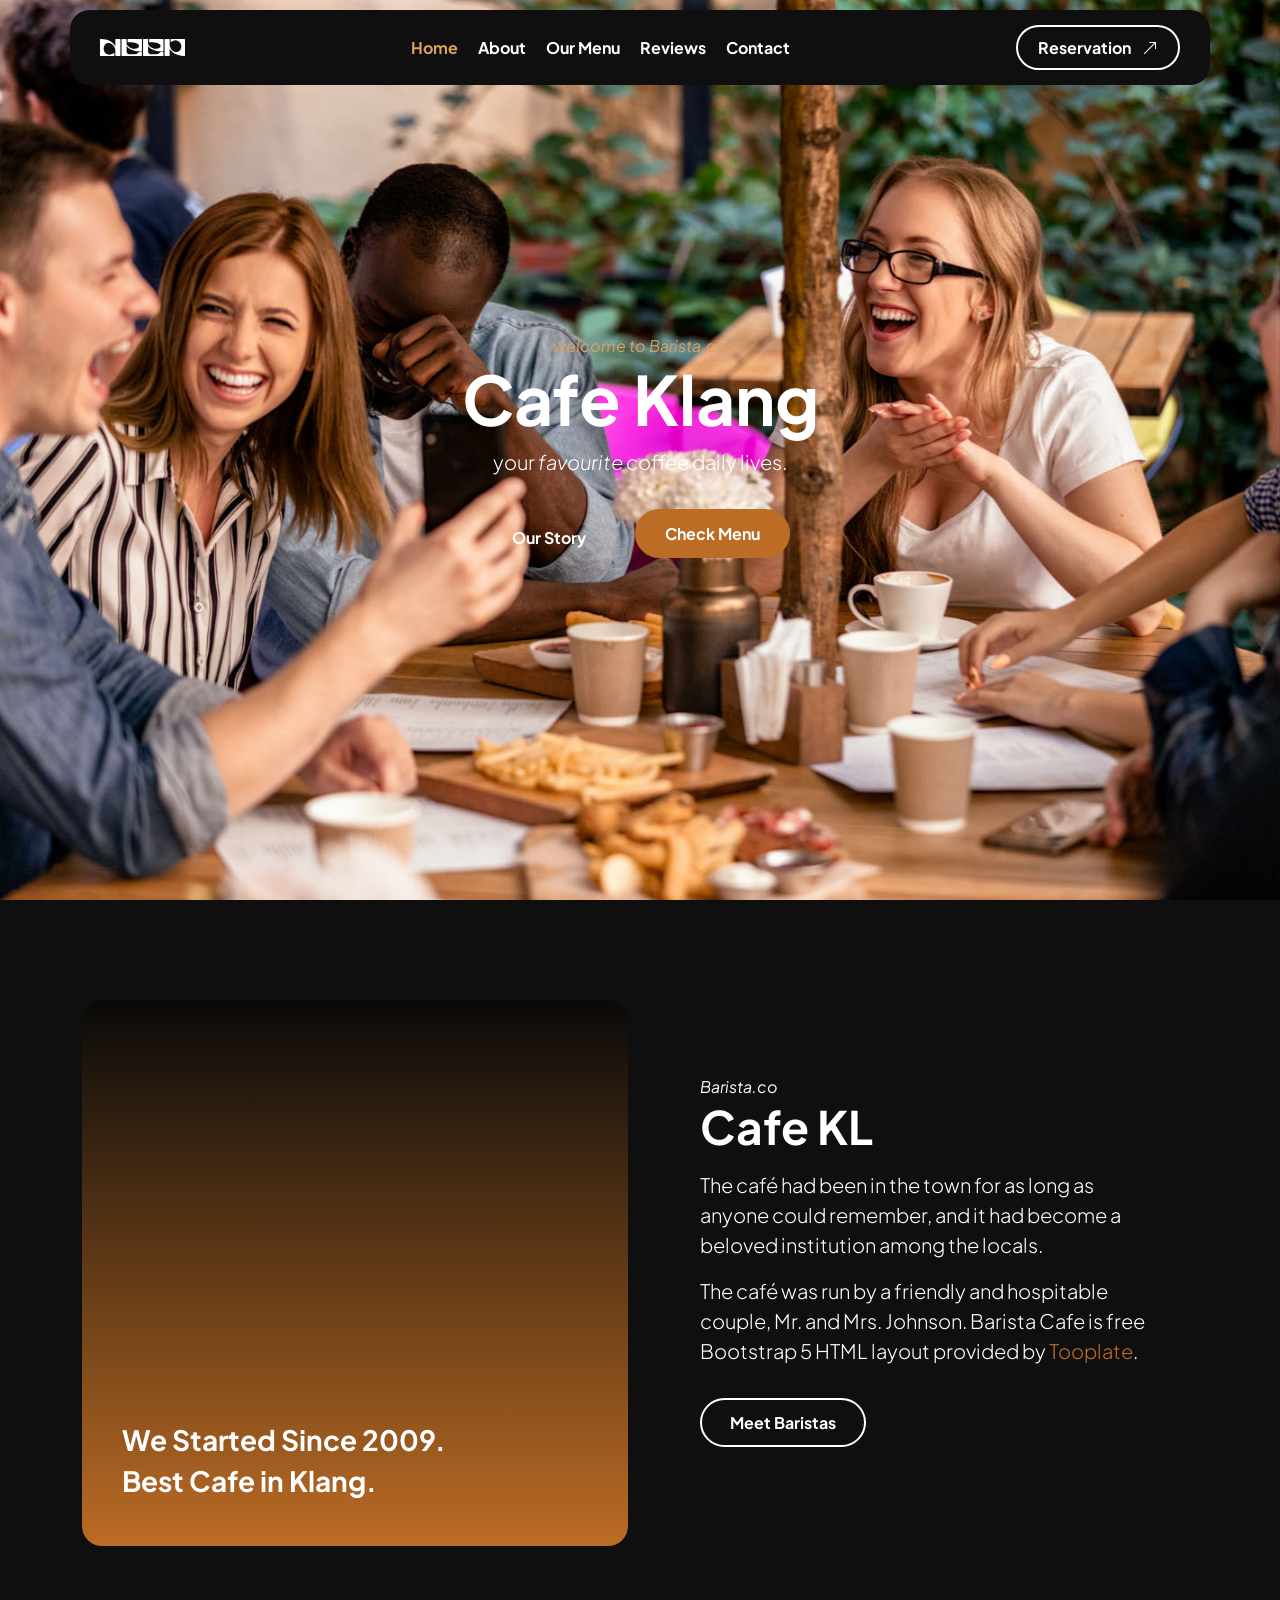
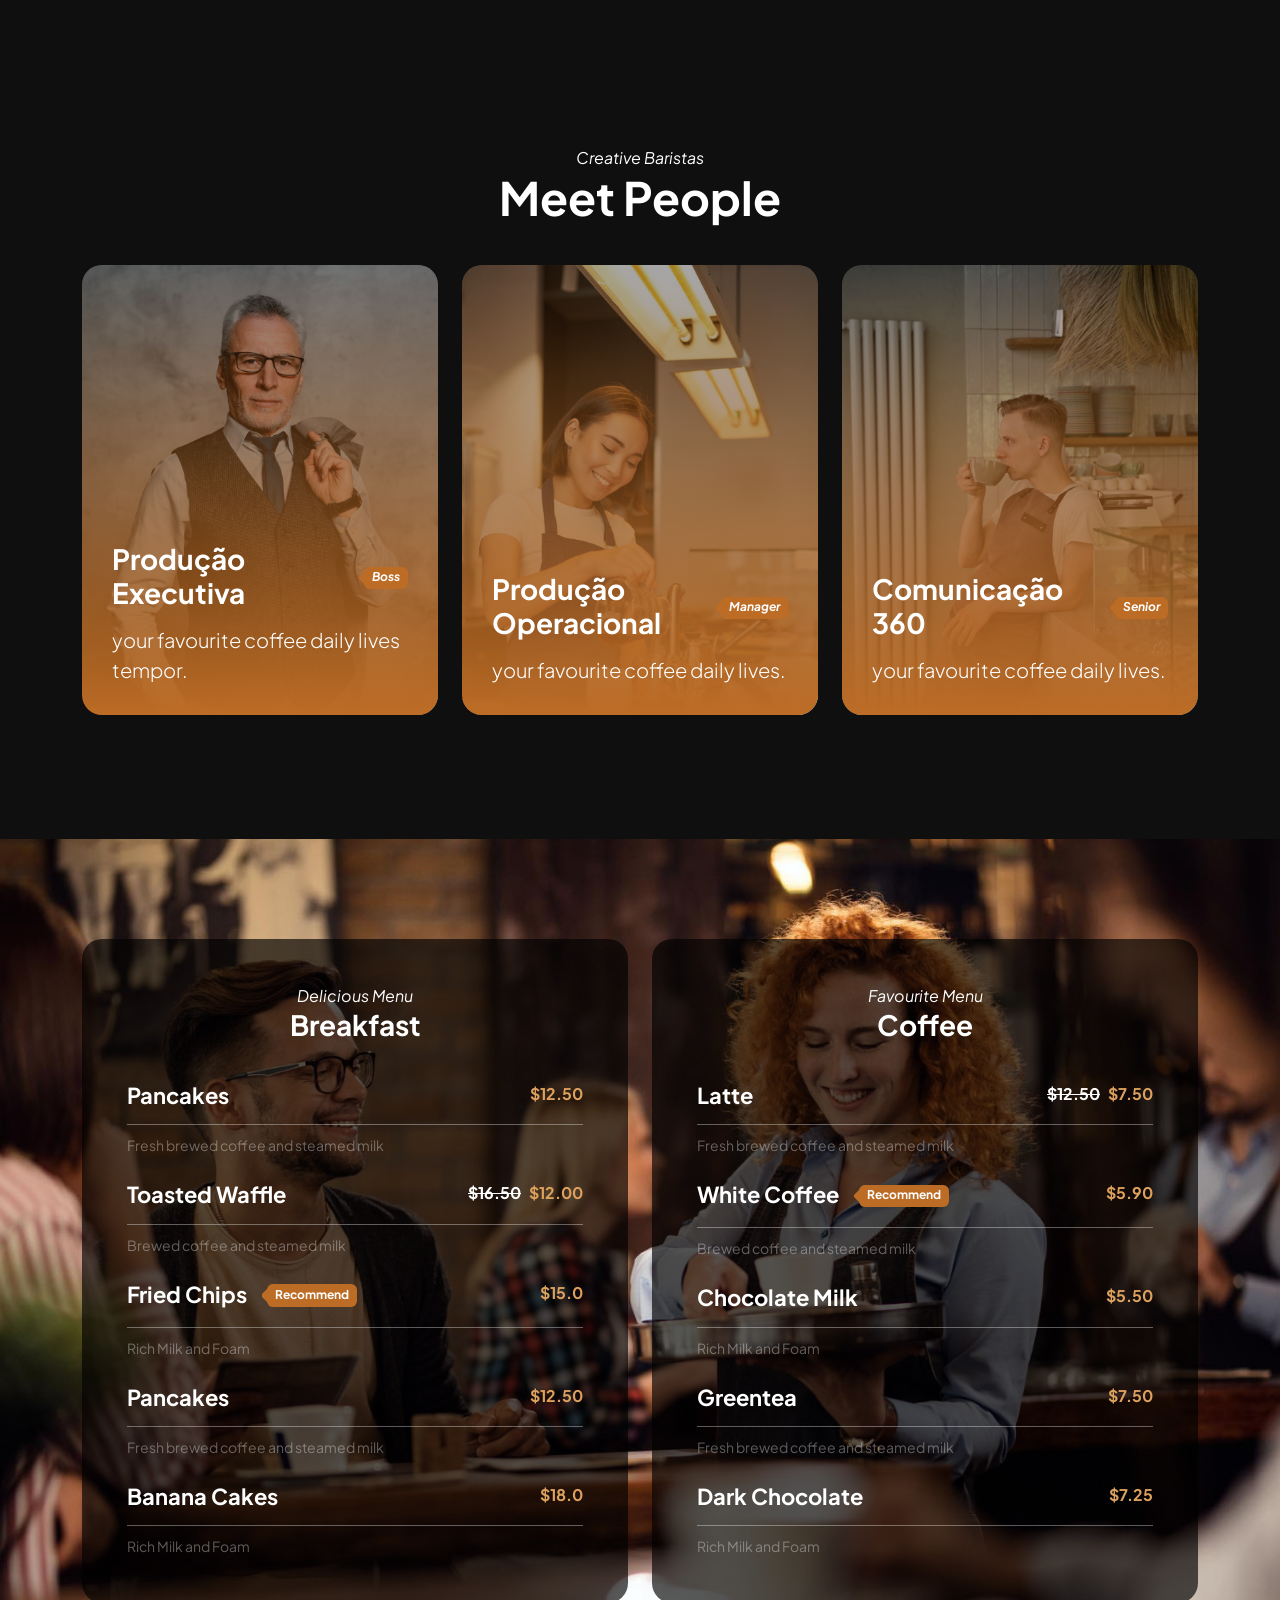
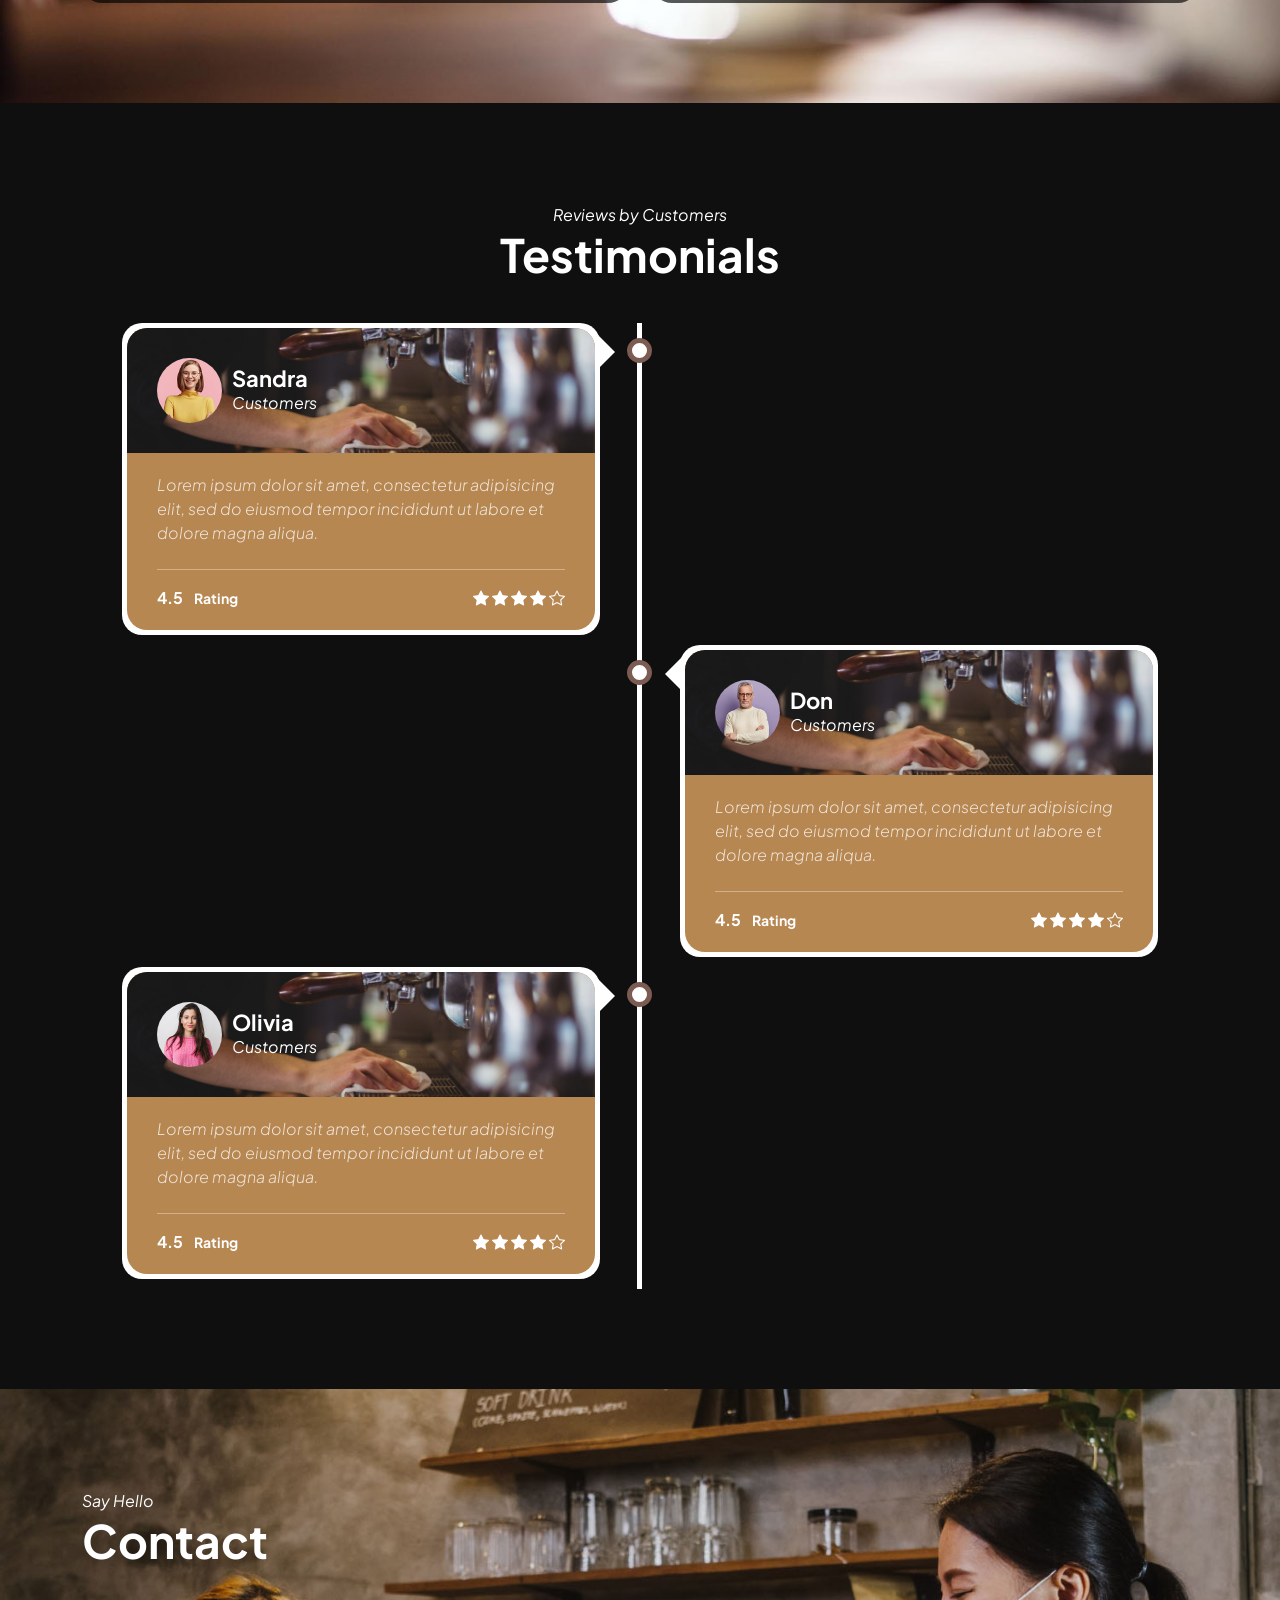
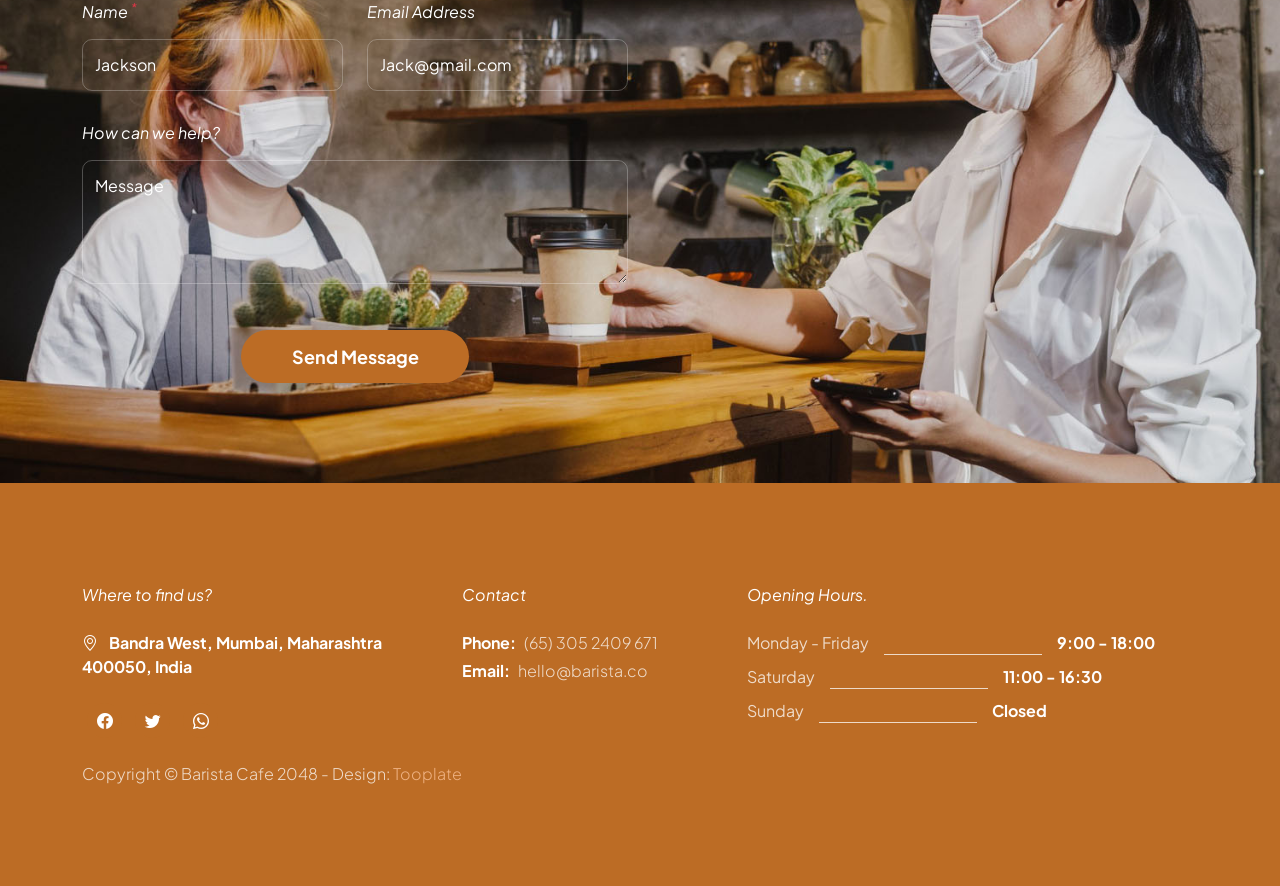
<file: index.html>
<!doctype html>
<html lang="en">
    <head>
        <meta charset="utf-8">
        <meta name="viewport" content="width=device-width, initial-scale=1">

        <meta name="description" content="">
        <meta name="author" content="">

        <title>Deep Eventos</title>

        <!-- CSS FILES -->                
        <link rel="preconnect" href="https://fonts.googleapis.com">
        
        <link rel="preconnect" href="https://fonts.gstatic.com" crossorigin>

        <link href="https://fonts.googleapis.com/css2?family=Plus+Jakarta+Sans:ital,wght@0,200;0,400;0,600;0,700;1,200;1,700&display=swap" rel="stylesheet">
            
        <link href="css/bootstrap.min.css" rel="stylesheet">

        <link href="css/bootstrap-icons.css" rel="stylesheet">

        <link href="css/vegas.min.css" rel="stylesheet">

        <link href="css/tooplate-barista.css" rel="stylesheet">
        
    </head>
    
    <body>
                
            <main>
                <nav class="navbar navbar-expand-lg">                
                    <div class="container">
                        <a class="navbar-brand d-flex align-items-center" href="index.html">
                            <img src="images/deep-logo.svg" class="navbar-brand-image img-fluid" alt="Barista Cafe Template">
                        </a>
        
                        <button class="navbar-toggler" type="button" data-bs-toggle="collapse" data-bs-target="#navbarNav" aria-controls="navbarNav" aria-expanded="false" aria-label="Toggle navigation">
                            <span class="navbar-toggler-icon"></span>
                        </button>
        
                        <div class="collapse navbar-collapse" id="navbarNav">
                            <ul class="navbar-nav align-items-lg-center ms-auto me-lg-auto">
                                <li class="nav-item">
                                    <a class="nav-link click-scroll" href="#section_1">Home</a>
                                </li>
        
                                <li class="nav-item">
                                    <a class="nav-link click-scroll" href="#section_2">About</a>
                                </li>

                                <li class="nav-item">
                                    <a class="nav-link click-scroll" href="#section_3">Our Menu</a>
                                </li>

                                <li class="nav-item">
                                    <a class="nav-link click-scroll" href="#section_4">Reviews</a>
                                </li>

                                <li class="nav-item">
                                    <a class="nav-link click-scroll" href="#section_5">Contact</a>
                                </li>
                            </ul>

                            <div class="ms-lg-3">
                                <a class="btn custom-btn custom-border-btn" href="reservation.html">
                                    Reservation
                                    <i class="bi-arrow-up-right ms-2"></i>
                                </a>
                            </div>
                        </div>
                    </div>
                </nav>


                <section class="hero-section d-flex justify-content-center align-items-center" id="section_1">

                    <div class="container">
                        <div class="row align-items-center">

                            <div class="col-lg-6 col-12 mx-auto">
                                <em class="small-text">welcome to Barista.co</em>
                                
                                <h1>Cafe Klang</h1>

                                <p class="text-white mb-4 pb-lg-2">
                                    your <em>favourite</em> coffee daily lives.
                                </p>

                                <a class="btn custom-btn custom-border-btn smoothscroll me-3" href="#section_2">
                                    Our Story
                                </a>

                                <a class="btn custom-btn smoothscroll me-2 mb-2" href="#section_3"><strong>Check Menu</strong></a>
                            </div>

                        </div>
                    </div>

                    <div class="hero-slides"></div>
                </section>


                <section class="about-section section-padding" id="section_2">
                    <div class="section-overlay"></div>
                    <div class="container">
                        <div class="row align-items-center">

                            <div class="col-lg-6 col-12">
                                <div class="ratio ratio-1x1">
                                    <video autoplay="" loop="" muted="" class="custom-video" poster="">
                                        <source src="videos/pexels-mike-jones-9046237.mp4" type="video/mp4">

                                        Your browser does not support the video tag.
                                    </video>

                                    <div class="about-video-info d-flex flex-column">
                                        <h4 class="mt-auto">We Started Since 2009.</h4>

                                        <h4>Best Cafe in Klang.</h4>
                                    </div>
                                </div>
                            </div>

                            <div class="col-lg-5 col-12 mt-4 mt-lg-0 mx-auto">
                                <em class="text-white">Barista.co</em>

                                <h2 class="text-white mb-3">Cafe KL</h2>

                                <p class="text-white">The café had been in the town for as long as anyone could remember, and it had become a beloved institution among the locals.</p>

                                <p class="text-white">The café was run by a friendly and hospitable couple, Mr. and Mrs. Johnson. Barista Cafe is free Bootstrap 5 HTML layout provided by <a rel="nofollow" href="https://www.tooplate.com" target="_blank">Tooplate</a>.</p>

                                <a href="#barista-team" class="smoothscroll btn custom-btn custom-border-btn mt-3 mb-4">Meet Baristas</a>
                            </div>

                        </div>
                    </div>
                </section>


                <section class="barista-section section-padding section-bg" id="barista-team">
                    <div class="container">
                        <div class="row justify-content-center">

                            <div class="col-lg-12 col-12 text-center mb-4 pb-lg-2">
                                <em class="text-white">Creative Baristas</em>

                                <h2 class="text-white">Meet People</h2>
                            </div>

                            <div class="col-lg-4 col-md-6 col-12 mb-4">
                                <div class="team-block-wrap">
                                    <div class="team-block-info d-flex flex-column">
                                        <div class="d-flex mt-auto mb-3">
                                            <h4 class="text-white mb-0">Produção Executiva</h4>

                                            <p class="badge ms-4"><em>Boss</em></p>
                                        </div>

                                        <p class="text-white mb-0">your favourite coffee daily lives tempor.</p>
                                    </div>

                                    <div class="team-block-image-wrap">
                                        <img src="images/team/portrait-elegant-old-man-wearing-suit.jpg" class="team-block-image img-fluid" alt="">
                                    </div>
                                </div>
                            </div>

                            <div class="col-lg-4 col-md-6 col-12 mb-4">
                                <div class="team-block-wrap">
                                    <div class="team-block-info d-flex flex-column">
                                        <div class="d-flex mt-auto mb-3">
                                            <h4 class="text-white mb-0">Produção Operacional</h4>

                                            <p class="badge ms-4"><em>Manager</em></p>
                                        </div>

                                        <p class="text-white mb-0">your favourite coffee daily lives.</p>
                                    </div>

                                    <div class="team-block-image-wrap">
                                        <img src="images/team/cute-korean-barista-girl-pouring-coffee-prepare-filter-batch-brew-pour-working-cafe.jpg" class="team-block-image img-fluid" alt="">
                                    </div>
                                </div>
                            </div>

                            <div class="col-lg-4 col-md-6 col-12 mb-4">
                                <div class="team-block-wrap">
                                    <div class="team-block-info d-flex flex-column">
                                        <div class="d-flex mt-auto mb-3">
                                            <h4 class="text-white mb-0">Comunicação 360</h4>

                                            <p class="badge ms-4"><em>Senior</em></p>
                                        </div>

                                        <p class="text-white mb-0">your favourite coffee daily lives.</p>
                                    </div>

                                    <div class="team-block-image-wrap">
                                        <img src="images/team/small-business-owner-drinking-coffee.jpg" class="team-block-image img-fluid" alt="">
                                    </div>
                                </div>
                            </div>

                        </div>
                    </div>
                </section>


                <section class="menu-section section-padding" id="section_3">
                    <div class="container">
                        <div class="row">

                            <div class="col-lg-6 col-12 mb-4 mb-lg-0">
                                <div class="menu-block-wrap">
                                    <div class="text-center mb-4 pb-lg-2">
                                        <em class="text-white">Delicious Menu</em>
                                        <h4 class="text-white">Breakfast</h4>
                                    </div>

                                    <div class="menu-block">
                                        <div class="d-flex">
                                            <h6>Pancakes</h6>
                                        
                                            <span class="underline"></span>

                                            <strong class="ms-auto">$12.50</strong>
                                        </div>

                                        <div class="border-top mt-2 pt-2">
                                            <small>Fresh brewed coffee and steamed milk</small>
                                        </div>
                                    </div>

                                    <div class="menu-block my-4">
                                        <div class="d-flex">
                                            <h6>
                                                Toasted Waffle
                                            </h6>
                                        
                                            <span class="underline"></span>

                                            <strong class="text-white ms-auto"><del>$16.50</del></strong>

                                            <strong class="ms-2">$12.00</strong>
                                        </div>

                                        <div class="border-top mt-2 pt-2">
                                            <small>Brewed coffee and steamed milk</small>
                                        </div>
                                    </div>

                                    <div class="menu-block">
                                        <div class="d-flex">
                                            <h6>Fried Chips
                                                <span class="badge ms-3">Recommend</span>
                                            </h6>
                                        
                                            <span class="underline"></span>

                                            <strong class="ms-auto">$15.0</strong>
                                        </div>

                                        <div class="border-top mt-2 pt-2">
                                            <small>Rich Milk and Foam</small>
                                        </div>
                                    </div>

                                    <div class="menu-block my-4">
                                        <div class="d-flex">
                                            <h6>Pancakes</h6>
                                        
                                            <span class="underline"></span>

                                            <strong class="ms-auto">$12.50</strong>
                                        </div>

                                        <div class="border-top mt-2 pt-2">
                                            <small>Fresh brewed coffee and steamed milk</small>
                                        </div>
                                    </div>

                                    <div class="menu-block">
                                        <div class="d-flex">
                                            <h6>Banana Cakes</h6>
                                        
                                            <span class="underline"></span>

                                            <strong class="ms-auto">$18.0</strong>
                                        </div>

                                        <div class="border-top mt-2 pt-2">
                                            <small>Rich Milk and Foam</small>
                                        </div>
                                    </div>
                                </div>
                            </div>

                            <div class="col-lg-6 col-12">
                                <div class="menu-block-wrap">
                                    <div class="text-center mb-4 pb-lg-2">
                                        <em class="text-white">Favourite Menu</em>
                                        <h4 class="text-white">Coffee</h4>
                                    </div>

                                    <div class="menu-block">
                                        <div class="d-flex">
                                            <h6>Latte</h6>
                                        
                                            <span class="underline"></span>

                                            <strong class="text-white ms-auto"><del>$12.50</del></strong>

                                            <strong class="ms-2">$7.50</strong>
                                        </div>

                                        <div class="border-top mt-2 pt-2">
                                            <small>Fresh brewed coffee and steamed milk</small>
                                        </div>
                                    </div>

                                    <div class="menu-block my-4">
                                        <div class="d-flex">
                                            <h6>
                                                White Coffee
                                                <span class="badge ms-3">Recommend</span>
                                            </h6>
                                        
                                            <span class="underline"></span>

                                            <strong class="ms-auto">$5.90</strong>
                                        </div>

                                        <div class="border-top mt-2 pt-2">
                                            <small>Brewed coffee and steamed milk</small>
                                        </div>
                                    </div>

                                    <div class="menu-block">
                                        <div class="d-flex">
                                            <h6>Chocolate Milk</h6>
                                        
                                            <span class="underline"></span>

                                            <strong class="ms-auto">$5.50</strong>
                                        </div>

                                        <div class="border-top mt-2 pt-2">
                                            <small>Rich Milk and Foam</small>
                                        </div>
                                    </div>

                                    <div class="menu-block my-4">
                                        <div class="d-flex">
                                            <h6>Greentea</h6>
                                        
                                            <span class="underline"></span>

                                            <strong class="ms-auto">$7.50</strong>
                                        </div>

                                        <div class="border-top mt-2 pt-2">
                                            <small>Fresh brewed coffee and steamed milk</small>
                                        </div>
                                    </div>

                                    <div class="menu-block">
                                        <div class="d-flex">
                                            <h6>Dark Chocolate</h6>
                                        
                                            <span class="underline"></span>

                                            <strong class="ms-auto">$7.25</strong>
                                        </div>

                                        <div class="border-top mt-2 pt-2">
                                            <small>Rich Milk and Foam</small>
                                        </div>
                                    </div>
                                </div>
                            </div>

                        </div>
                    </div>
                </section>


                <section class="reviews-section section-padding section-bg" id="section_4">
                    <div class="container">
                        <div class="row justify-content-center">

                            <div class="col-lg-12 col-12 text-center mb-4 pb-lg-2">
                                <em class="text-white">Reviews by Customers</em>

                                <h2 class="text-white">Testimonials</h2>
                            </div>

                            <div class="timeline">
                                <div class="timeline-container timeline-container-left">
                                    <div class="timeline-content">
                                        <div class="reviews-block">
                                            <div class="reviews-block-image-wrap d-flex align-items-center">
                                                <img src="images/reviews/young-woman-with-round-glasses-yellow-sweater.jpg" class="reviews-block-image img-fluid" alt="">

                                                <div class="">
                                                    <h6 class="text-white mb-0">Sandra</h6>
                                                    <em class="text-white"> Customers</em>
                                                </div>
                                            </div>

                                            <div class="reviews-block-info">
                                                <p>Lorem ipsum dolor sit amet, consectetur adipisicing elit, sed do eiusmod tempor incididunt ut labore et dolore magna aliqua.</p>

                                                <div class="d-flex border-top pt-3 mt-4">
                                                    <strong class="text-white">4.5 <small class="ms-2">Rating</small></strong>

                                                    <div class="reviews-group ms-auto">
                                                        <i class="bi-star-fill"></i>
                                                        <i class="bi-star-fill"></i>
                                                        <i class="bi-star-fill"></i>
                                                        <i class="bi-star-fill"></i>
                                                        <i class="bi-star"></i>
                                                    </div>
                                                </div>
                                            </div>
                                        </div>
                                    </div>
                                </div>

                                <div class="timeline-container timeline-container-right">
                                    <div class="timeline-content">
                                        <div class="reviews-block">
                                            <div class="reviews-block-image-wrap d-flex align-items-center">
                                                <img src="images/reviews/senior-man-white-sweater-eyeglasses.jpg" class="reviews-block-image img-fluid" alt="">

                                                <div class="">
                                                    <h6 class="text-white mb-0">Don</h6>
                                                    <em class="text-white"> Customers</em>
                                                </div>
                                            </div>

                                            <div class="reviews-block-info">
                                                <p>Lorem ipsum dolor sit amet, consectetur adipisicing elit, sed do eiusmod tempor incididunt ut labore et dolore magna aliqua.</p>

                                                <div class="d-flex border-top pt-3 mt-4">
                                                    <strong class="text-white">4.5 <small class="ms-2">Rating</small></strong>

                                                    <div class="reviews-group ms-auto">
                                                        <i class="bi-star-fill"></i>
                                                        <i class="bi-star-fill"></i>
                                                        <i class="bi-star-fill"></i>
                                                        <i class="bi-star-fill"></i>
                                                        <i class="bi-star"></i>
                                                    </div>
                                                </div>
                                            </div>
                                        </div>
                                    </div>
                                </div>

                                <div class="timeline-container timeline-container-left">
                                    <div class="timeline-content">
                                        <div class="reviews-block">
                                            <div class="reviews-block-image-wrap d-flex align-items-center">
                                                <img src="images/reviews/young-beautiful-woman-pink-warm-sweater-natural-look-smiling-portrait-isolated-long-hair.jpg" class="reviews-block-image img-fluid" alt="">

                                                <div class="">
                                                    <h6 class="text-white mb-0">Olivia</h6>
                                                    <em class="text-white"> Customers</em>
                                                </div>
                                            </div>

                                            <div class="reviews-block-info">
                                                <p>Lorem ipsum dolor sit amet, consectetur adipisicing elit, sed do eiusmod tempor incididunt ut labore et dolore magna aliqua.</p>

                                                <div class="d-flex border-top pt-3 mt-4">
                                                    <strong class="text-white">4.5 <small class="ms-2">Rating</small></strong>

                                                    <div class="reviews-group ms-auto">
                                                        <i class="bi-star-fill"></i>
                                                        <i class="bi-star-fill"></i>
                                                        <i class="bi-star-fill"></i>
                                                        <i class="bi-star-fill"></i>
                                                        <i class="bi-star"></i>
                                                    </div>
                                                </div>
                                            </div>
                                        </div>
                                    </div>
                                </div>
                            </div>

                        </div>
                    </div>
                </section>


                <section class="contact-section section-padding" id="section_5">
                    <div class="container">
                        <div class="row">   

                            <div class="col-lg-12 col-12">
                                <em class="text-white">Say Hello</em>
                                <h2 class="text-white mb-4 pb-lg-2">Contact</h2>
                            </div>

                            <div class="col-lg-6 col-12">
                                <form action="#" method="post" class="custom-form contact-form" role="form">

                                <div class="row">
                                    
                                    <div class="col-lg-6 col-12">
                                        <label for="name" class="form-label">Name <sup class="text-danger">*</sup></label>

                                        <input type="text" name="name" id="name" class="form-control" placeholder="Jackson" required="">
                                    </div>

                                    <div class="col-lg-6 col-12">
                                        <label for="email" class="form-label">Email Address</label>

                                        <input type="email" name="email" id="email" pattern="[^ @]*@[^ @]*" class="form-control" placeholder="Jack@gmail.com" required="">
                                    </div>

                                    <div class="col-12">
                                        <label for="message" class="form-label">How can we help?</label>

                                        <textarea name="message" rows="4" class="form-control" id="message" placeholder="Message" required=""></textarea>
                                        
                                    </div>
                                </div>

                                <div class="col-lg-5 col-12 mx-auto mt-3">
                                    <button type="submit" class="form-control">Send Message</button>
                                </div>
                            </form>
                            </div>

                            <div class="col-lg-6 col-12 mx-auto mt-5 mt-lg-0 ps-lg-5">
                                <iframe class="google-map" src="https://www.google.com/maps/embed?pb=!1m18!1m12!1m3!1d5039.668141741662!2d72.81814769288509!3d19.043340656729775!2m3!1f0!2f0!3f0!3m2!1i1024!2i768!4f13.1!3m3!1m2!1s0x3be7c994f34a7355%3A0x2680d63a6f7e33c2!2sLover%20Point!5e1!3m2!1sen!2sth!4v1692722771770!5m2!1sen!2sth" width="100%" height="300" style="border:0;" allowfullscreen="" loading="lazy" referrerpolicy="no-referrer-when-downgrade"></iframe>  
                            </div>

                        </div>
                    </div>
                </section>


                <footer class="site-footer">
                    <div class="container">
                        <div class="row">

                            <div class="col-lg-4 col-12 me-auto">
                                <em class="text-white d-block mb-4">Where to find us?</em>

                                <strong class="text-white">
                                    <i class="bi-geo-alt me-2"></i>
                                    Bandra West, Mumbai, Maharashtra 400050, India
                                </strong>

                                <ul class="social-icon mt-4">
                                    <li class="social-icon-item">
                                        <a href="#" class="social-icon-link bi-facebook">
                                        </a>
                                    </li>
        
                                    <li class="social-icon-item">
                                        <a href="https://x.com/minthu" target="_new" class="social-icon-link bi-twitter">
                                        </a>
                                    </li>

                                    <li class="social-icon-item">
                                        <a href="#" class="social-icon-link bi-whatsapp">
                                        </a>
                                    </li>
                                </ul>
                            </div>

                            <div class="col-lg-3 col-12 mt-4 mb-3 mt-lg-0 mb-lg-0">
                                <em class="text-white d-block mb-4">Contact</em>

                                <p class="d-flex mb-1">
                                    <strong class="me-2">Phone:</strong>
                                    <a href="tel: 305-240-9671" class="site-footer-link">
                                        (65) 
                                        305 2409 671
                                    </a>
                                </p>

                                <p class="d-flex">
                                    <strong class="me-2">Email:</strong>

                                    <a href="mailto:info@yourgmail.com" class="site-footer-link">
                                        hello@barista.co
                                    </a>
                                </p>
                            </div>


                            <div class="col-lg-5 col-12">
                                <em class="text-white d-block mb-4">Opening Hours.</em>

                                <ul class="opening-hours-list">
                                    <li class="d-flex">
                                        Monday - Friday
                                        <span class="underline"></span>

                                        <strong>9:00 - 18:00</strong>
                                    </li>

                                    <li class="d-flex">
                                        Saturday
                                        <span class="underline"></span>

                                        <strong>11:00 - 16:30</strong>
                                    </li>

                                    <li class="d-flex">
                                        Sunday
                                        <span class="underline"></span>

                                        <strong>Closed</strong>
                                    </li>
                                </ul>
                            </div>

                            <div class="col-lg-8 col-12 mt-4">
                                <p class="copyright-text mb-0">Copyright © Barista Cafe 2048 
                                    - Design: <a rel="sponsored" href="https://www.tooplate.com" target="_blank">Tooplate</a></p>
                            </div>
                    </div>
                </footer>
            </main>

        <!-- JAVASCRIPT FILES -->
        <script src="js/jquery.min.js"></script>
        <script src="js/bootstrap.min.js"></script>
        <script src="js/jquery.sticky.js"></script>
        <script src="js/click-scroll.js"></script>
        <script src="js/vegas.min.js"></script>
        <script src="js/custom.js"></script>

    </body>

</html>
</file>
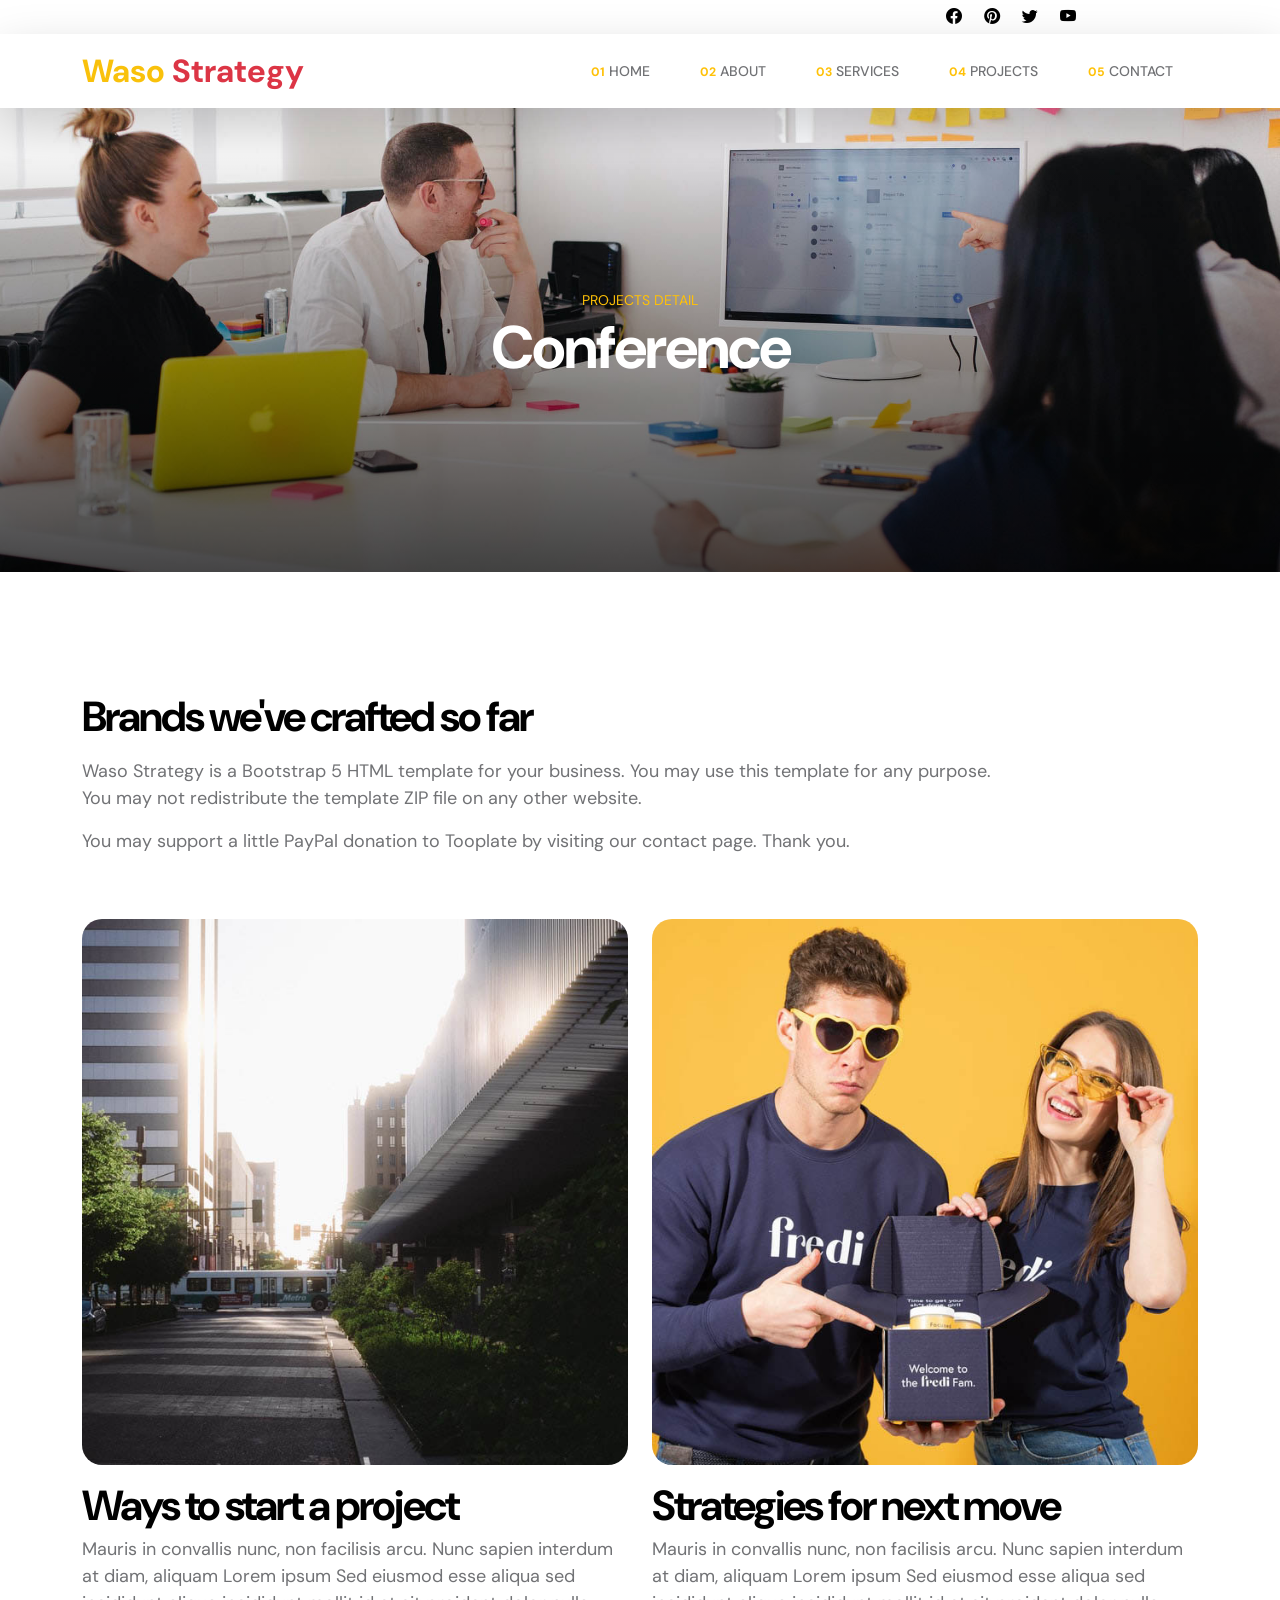
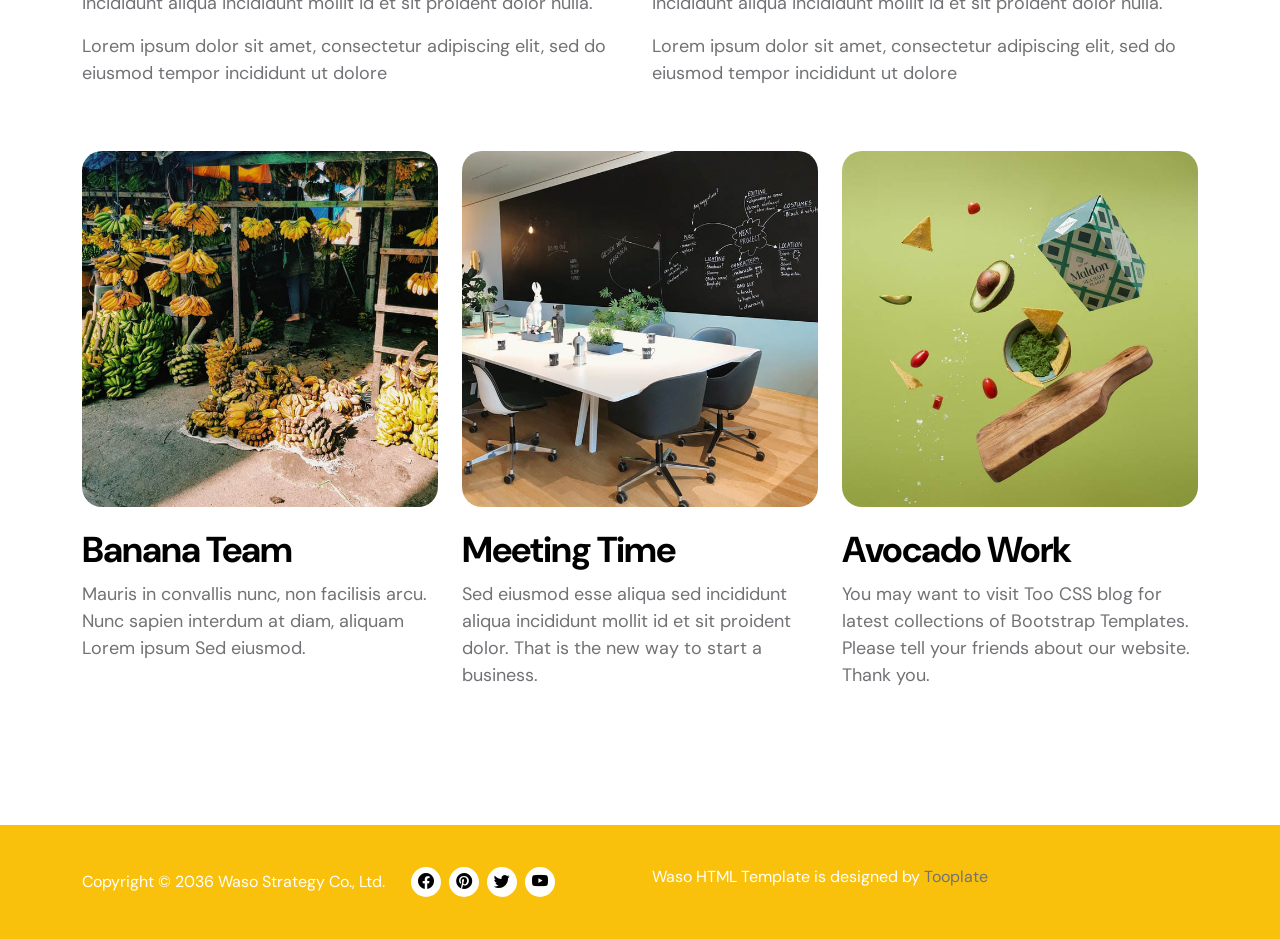
<file: project-detail.html>
<!doctype html>
<html lang="en">
    <head>
        <meta charset="utf-8">
        <meta name="viewport" content="width=device-width, initial-scale=1">

        <meta name="description" content="">
        <meta name="author" content="Tooplate">

        <title>Waso Project Page - Free HTML Template</title>

        <!-- CSS FILES -->
        <link rel="preconnect" href="https://fonts.googleapis.com">
        
        <link rel="preconnect" href="https://fonts.gstatic.com" crossorigin>
        
        <link href="https://fonts.googleapis.com/css2?family=DM+Sans:wght@400;500;700&display=swap" rel="stylesheet">

        <link href="css/bootstrap.min.css" rel="stylesheet">

        <link href="css/bootstrap-icons.css" rel="stylesheet">

        <link href="css/magnific-popup.css" rel="stylesheet">

        <link href="css/deep.css" rel="stylesheet">
        
<!--

Tooplate 2130 Waso Strategy

https://www.tooplate.com/view/2130-waso-strategy

Free Bootstrap 5 HTML Template

-->

    </head>
    
    <body class="projects-detail-page" id="section_1">

        <header class="site-header">
            <div class="container">
                <div class="row align-items-center">

                    <div class="col-lg-3 col-md-5 col-7">
                        <p class="text-white mb-0">
                            <i class="bi-clock site-header-icon me-2"></i>
                            Mon-Fri 10:00-19:00
                        </p>
                    </div>

                    <div class="col-lg-2 col-md-3 col-5">
                        <p class="text-white mb-0">
                            <a href="tel: 240-480-9600" class="text-white">
                                <i class="bi-telephone site-header-icon me-2"></i>
                                240-480-9600
                            </a>
                        </p>
                    </div>

                    <div class="col-lg-3 col-md-3 col-12 ms-auto">
                        <ul class="social-icon">
                            <li><a href="https://facebook.com/tooplate" class="social-icon-link bi-facebook"></a></li>

                            <li><a href="https://pinterest.com/tooplate" class="social-icon-link bi-pinterest"></a></li>

                            <li><a href="https://twitter.com/minthu" class="social-icon-link bi-twitter"></a></li>

                            <li><a href="https://www.youtube.com/tooplate" class="social-icon-link bi-youtube"></a></li>
                        </ul>
                    </div>

                </div>
            </div>
        </header>

        <nav class="navbar navbar-expand-lg bg-white shadow-lg">
            <div class="container">

                <a href="index.html" class="navbar-brand">Waso <span class="text-danger">Strategy</span></a>

                <button class="navbar-toggler" type="button" data-bs-toggle="collapse" data-bs-target="#navbarNav" aria-controls="navbarNav" aria-expanded="false" aria-label="Toggle navigation">
                    <span class="navbar-toggler-icon"></span>
                </button>

                <div class="collapse navbar-collapse" id="navbarNav">
                    <ul class="navbar-nav ms-auto">
                        <li class="nav-item">
                            <a class="nav-link" href="index.html#section_1"><small class="small-title"><strong class="text-warning">01</strong></small> Home</a>
                        </li>

                        <li class="nav-item">
                            <a class="nav-link" href="index.html#section_2"><small class="small-title"><strong class="text-warning">02</strong></small> About</a>
                        </li>

                        <li class="nav-item">
                            <a class="nav-link" href="index.html#section_3"><small class="small-title"><strong class="text-warning">03</strong></small> Services</a>
                        </li>

                        <li class="nav-item">
                            <a class="nav-link" href="index.html#section_4"><small class="small-title"><strong class="text-warning">04</strong></small> Projects</a>
                        </li>

                        <li class="nav-item">
                            <a class="nav-link" href="index.html#section_5"><small class="small-title"><strong class="text-warning">05</strong></small> Contact</a>
                        </li>
                    </ul>
                <div>
                        
            </div>
        </nav>

        <main>

            <section class="hero section-hero section-padding">
                <div class="container">
                    <div class="row">

                        <div class="col-lg-6 col-12 text-center mx-auto">
                            <div class="section-hero-text">
                                <small class="small-title text-warning">Projects Detail</small>

                                <h1 class="text-white">Conference</h1>
                            </div>
                        </div>

                    </div>
                </div>
            </section>


            <section class="projects section-padding">
                <div class="container">
                    <div class="row">

                        <div class="col-lg-10 col-12 mb-5">
                            <h2 class="mb-3">Brands we've crafted so far</h2>

                            <p>Waso Strategy is a Bootstrap 5 HTML template for your business. You may use this template for any purpose. You may not redistribute the template ZIP file on any other website.</p>

                            <p>You may support a little PayPal donation to Tooplate by visiting our <a href="https://www.tooplate.com/contact">contact page</a>. Thank you.</p>
                        </div>

                        <div class="col-lg-6 col-12 mb-5">
                            <img src="images/projects/pj-gal-szabo-CIXXIWxxec4-unsplash.jpg" class="img-fluid projects-image" alt="">

                            <h2 class="mt-3 mb-1">Ways to start a project</h2>

                            <p>Mauris in convallis nunc, non facilisis arcu. Nunc sapien interdum at diam, aliquam Lorem ipsum Sed eiusmod esse aliqua sed incididunt aliqua incididunt mollit id et sit proident dolor nulla.</p>

                            <p>Lorem ipsum dolor sit amet, consectetur adipiscing elit, sed do eiusmod tempor incididunt ut dolore</p>
                        </div>

                        <div class="col-lg-6 col-12 mb-5">
                            <img src="images/projects/team-fredi-FN3vmVee2sI-unsplash.jpg" class="img-fluid projects-image" alt="">

                            <h2 class="mt-3 mb-1">Strategies for next move</h2>

                            <p>Mauris in convallis nunc, non facilisis arcu. Nunc sapien interdum at diam, aliquam Lorem ipsum Sed eiusmod esse aliqua sed incididunt aliqua incididunt mollit id et sit proident dolor nulla.</p>

                            <p>Lorem ipsum dolor sit amet, consectetur adipiscing elit, sed do eiusmod tempor incididunt ut dolore</p>
                        </div>

                        <div class="col-lg-4 col-12">
                            <img src="images/projects/vmsign-x9yGe7wnvKQ-unsplash.jpg" class="img-fluid projects-image" alt="">

                            <h3 class="mt-3 mb-1">Banana Team</h3>

                            <p>Mauris in convallis nunc, non facilisis arcu. Nunc sapien interdum at diam, aliquam Lorem ipsum Sed eiusmod.</p>
                        </div>

                        <div class="col-lg-4 col-12 my-lg-0 my-5">
                            <img src="images/projects/elena-baidak-pz69kY0UQuQ-unsplash.jpg" class="img-fluid projects-image" alt="">

                            <h3 class="mt-3 mb-1">Meeting Time</h3>

                            <p>Sed eiusmod esse aliqua sed incididunt aliqua incididunt mollit id et sit proident dolor. That is the new way to start a business.</p>
                        </div>

                        <div class="col-lg-4 col-12">
                            <img src="images/projects/tangerine-newt-AKH4OVEmILc-unsplash.jpg" class="img-fluid projects-image" alt="">

                            <h3 class="mt-3 mb-1">Avocado Work</h3>

                            <p>You may want to visit Too CSS blog for latest collections of Bootstrap Templates. Please tell your friends about our website. Thank you.</p>
                        </div>

                    </div>
                </div>
            </section>

        </main>

        <footer class="site-footer">
            <div class="container">
                <div class="row">
                        
                    <div class="col-lg-6 col-12">
                        <div class="site-footer-wrap d-flex align-items-center">
                            <p class="copyright-text mb-0 me-4">Copyright © 2036 Waso Strategy Co., Ltd.</p>

                            <ul class="social-icon">
                                <li><a href="https://facebook.com/tooplate" class="social-icon-link bi-facebook"></a></li>

                                <li><a href="https://pinterest.com/tooplate" class="social-icon-link bi-pinterest"></a></li>
    
                                <li><a href="https://twitter.com/minthu" class="social-icon-link bi-twitter"></a></li>
    
                                <li><a href="https://www.youtube.com/tooplate" class="social-icon-link bi-youtube"></a></li>
                            </ul>
                            
                        </div>
                    </div>
                    
                    <div class="col-lg-6 col-12">
                    	<p class="copyright-text mb-0 me-4">Waso HTML Template is designed by <a href="https://www.tooplate.com/" target="_blank">Tooplate</a></p>
                    </div>
                    
                </div>
            </div>
        </footer>

        <!-- JAVASCRIPT FILES -->
        <script src="js/jquery.min.js"></script>
        <script src="js/bootstrap.min.js"></script>
        <script src="js/jquery.sticky.js"></script>
        <script src="js/jquery.magnific-popup.min.js"></script>
        <script src="js/magnific-popup-options.js"></script>
        <script src="js/click-scroll.js"></script>
        <script src="js/custom.js"></script>

    </body>
</html>
</file>
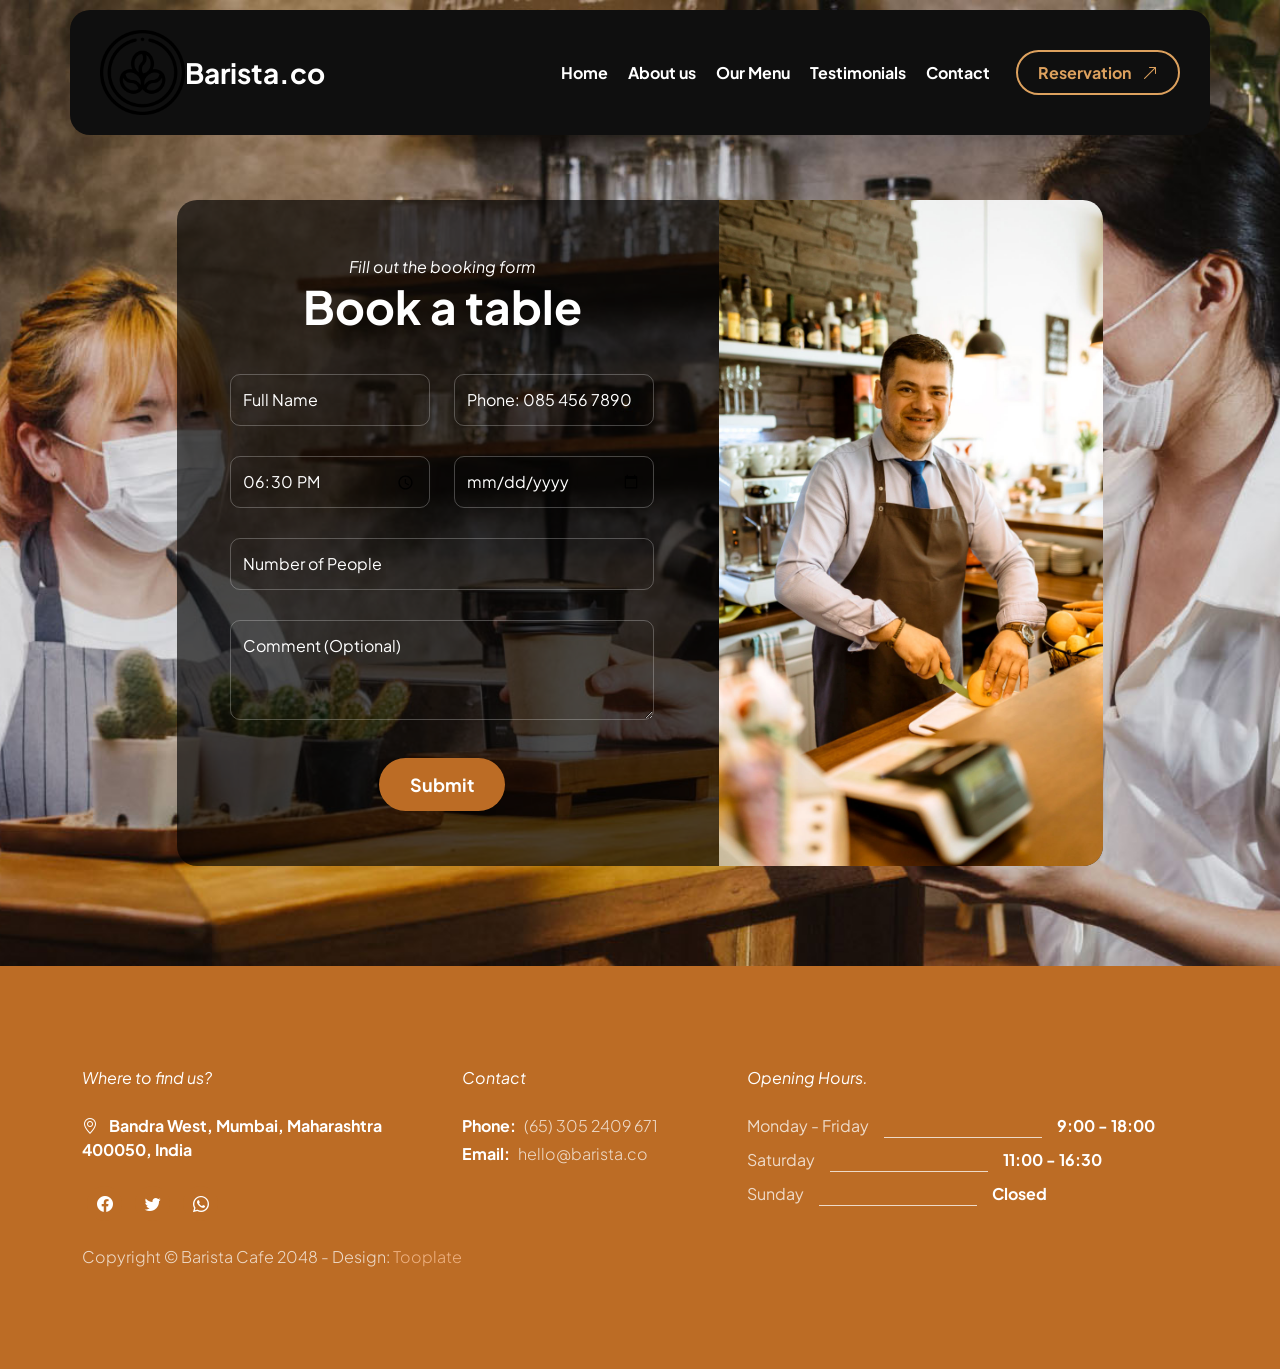
<file: reservation.html>
<!doctype html>
<html lang="en">
    <head>
        <meta charset="utf-8">
        <meta name="viewport" content="width=device-width, initial-scale=1">

        <meta name="description" content="">
        <meta name="author" content="">

        <title>Barista Cafe - HTML Reservation Form</title>

        <!-- CSS FILES -->                
        <link rel="preconnect" href="https://fonts.googleapis.com">
        
        <link rel="preconnect" href="https://fonts.gstatic.com" crossorigin>

        <link href="https://fonts.googleapis.com/css2?family=Plus+Jakarta+Sans:ital,wght@0,200;0,400;0,600;0,700;1,200;1,700&display=swap" rel="stylesheet">
            
        <link href="css/bootstrap.min.css" rel="stylesheet">

        <link href="css/bootstrap-icons.css" rel="stylesheet">

        <link href="css/vegas.min.css" rel="stylesheet">

        <link href="css/tooplate-barista.css" rel="stylesheet">
<!--

Tooplate 2137 Barista

https://www.tooplate.com/view/2137-barista-cafe

Bootstrap 5 HTML CSS Template

-->
    </head>
    
    <body class="reservation-page">
                
            <main>
                <nav class="navbar navbar-expand-lg">                
                    <div class="container">
                        <a class="navbar-brand d-flex align-items-center" href="index.html">
                            <img src="images/coffee-beans.png" class="navbar-brand-image img-fluid" alt="">
                            Barista.co
                        </a>
        
                        <button class="navbar-toggler" type="button" data-bs-toggle="collapse" data-bs-target="#navbarNav" aria-controls="navbarNav" aria-expanded="false" aria-label="Toggle navigation">
                            <span class="navbar-toggler-icon"></span>
                        </button>
        
                        <div class="collapse navbar-collapse" id="navbarNav">
                            <ul class="navbar-nav ms-lg-auto">
                                <li class="nav-item">
                                    <a class="nav-link" href="index.html#section_1">Home</a>
                                </li>
        
                                <li class="nav-item">
                                    <a class="nav-link" href="index.html#section_2">About us</a>
                                </li>

                                <li class="nav-item">
                                    <a class="nav-link" href="index.html#section_3">Our Menu</a>
                                </li>

                                <li class="nav-item">
                                    <a class="nav-link" href="index.html#section_4">Testimonials</a>
                                </li>

                                <li class="nav-item">
                                    <a class="nav-link" href="index.html#section_5">Contact</a>
                                </li>
                            </ul>

                            <div class="ms-lg-3">
                                <a class="btn custom-btn custom-border-btn" href="reservation.html">
                                    Reservation
                                    <i class="bi-arrow-up-right ms-2"></i>
                                </a>
                            </div>
                        </div>
                    </div>
                </nav>
                

                <section class="booking-section section-padding">
                <div class="container">
                    <div class="row">

                        <div class="col-lg-10 col-12 mx-auto">
                            <div class="booking-form-wrap">
                                <div class="row">
                                    <div class="col-lg-7 col-12 p-0">
                                        <form class="custom-form booking-form" action="#" method="post" role="form">
                                            <div class="text-center mb-4 pb-lg-2">
                                                <em class="text-white">Fill out the booking form</em>

                                                <h2 class="text-white">Book a table</h2>
                                            </div>

                                            <div class="booking-form-body">
                                                <div class="row">
                                                    <div class="col-lg-6 col-12">
                                                        <input type="text" name="booking-form-name" id="booking-form-name" class="form-control" placeholder="Full Name" required>
                                                    </div>

                                                    <div class="col-lg-6 col-12">
                                                        <input type="tel" class="form-control" name="booking-form-phone" placeholder="Phone: 085 456 7890" pattern="[0-9]{3}-[0-9]{3}-[0-9]{4}" required="">
                                                    </div>

                                                    <div class="col-lg-6 col-12">
                                                        <input class="form-control" type="time" name="booking-form-time" value="18:30">
                                                    </div>

                                                    <div class="col-lg-6 col-12">
                                                        <input type="date" name="booking-form-date" id="booking-form-date" class="form-control" placeholder="Date" required="">
                                                    </div>

                                                    <div class="col-lg-12 col-12">
                                                        <input type="number" name="booking-form-number" id="booking-form-number" class="form-control" placeholder="Number of People" required="">

                                                        <textarea name="booking-form-message" rows="3" class="form-control" id="booking-form-message" placeholder="Comment (Optional)"></textarea>
                                                    </div>

                                                    <div class="col-lg-4 col-md-10 col-8 mx-auto mt-2">
                                                        <button type="submit" class="form-control">Submit</button>
                                                    </div>
                                                </div>
                                            </div>
                                        </form>
                                    </div>

                                    <div class="col-lg-5 col-12 p-0">
                                        <div class="booking-form-image-wrap">
                                            
                                            <img src="images/barman-with-fruits.jpg" class="booking-form-image img-fluid" alt="">
                                        </div>

                                    </div>
                                </div>
                            </div>

                        </div>
                    </div>
                </section>


                <footer class="site-footer">
                    <div class="container">
                        <div class="row">

                            <div class="col-lg-4 col-12 me-auto">
                                <em class="text-white d-block mb-4">Where to find us?</em>

                                <strong class="text-white">
                                    <i class="bi-geo-alt me-2"></i>
                                    Bandra West, Mumbai, Maharashtra 400050, India
                                </strong>

                                <ul class="social-icon mt-4">
                                    <li class="social-icon-item">
                                        <a href="#" class="social-icon-link bi-facebook">
                                        </a>
                                    </li>
        
                                    <li class="social-icon-item">
                                        <a href="https://x.com/minthu" target="_new" class="social-icon-link bi-twitter">
                                        </a>
                                    </li>

                                    <li class="social-icon-item">
                                        <a href="#" class="social-icon-link bi-whatsapp">
                                        </a>
                                    </li>
                                </ul>
                            </div>

                            <div class="col-lg-3 col-12 mt-4 mb-3 mt-lg-0 mb-lg-0">
                                <em class="text-white d-block mb-4">Contact</em>

                                <p class="d-flex mb-1">
                                    <strong class="me-2">Phone:</strong>
                                    <a href="tel: 305-240-9671" class="site-footer-link">
                                        (65) 
                                        305 2409 671
                                    </a>
                                </p>

                                <p class="d-flex">
                                    <strong class="me-2">Email:</strong>

                                    <a href="mailto:info@yourgmail.com" class="site-footer-link">
                                        hello@barista.co
                                    </a>
                                </p>
                            </div>


                            <div class="col-lg-5 col-12">
                                <em class="text-white d-block mb-4">Opening Hours.</em>

                                <ul class="opening-hours-list">
                                    <li class="d-flex">
                                        Monday - Friday
                                        <span class="underline"></span>

                                        <strong>9:00 - 18:00</strong>
                                    </li>

                                    <li class="d-flex">
                                        Saturday
                                        <span class="underline"></span>

                                        <strong>11:00 - 16:30</strong>
                                    </li>

                                    <li class="d-flex">
                                        Sunday
                                        <span class="underline"></span>

                                        <strong>Closed</strong>
                                    </li>
                                </ul>
                            </div>

                            <div class="col-lg-8 col-12 mt-4">
                                <p class="copyright-text mb-0">Copyright © Barista Cafe 2048 
                                    - Design: <a rel="sponsored" href="https://www.tooplate.com" target="_blank">Tooplate</a></p>
                            </div>

                    </div>
                </footer>
            </main>


        <!-- JAVASCRIPT FILES -->
        <script src="js/jquery.min.js"></script>
        <script src="js/bootstrap.min.js"></script>
        <script src="js/jquery.sticky.js"></script>
        <script src="js/vegas.min.js"></script>
        <script src="js/custom.js"></script>

    </body>
</html>
</file>
<file: css/tooplate-barista.css>
/*---------------------------------------
  CUSTOM PROPERTIES ( VARIABLES )             
-----------------------------------------*/
:root {
  --white-color:                  #ffffff;
  --black-color:                  #000000;
  --primary-color:                #BC6C25;
  --secondary-color:              #DDA15E;
  --section-bg-color:             #b78752;
  --custom-btn-bg-color:          #BC6C25;
  --custom-btn-bg-hover-color:    #DDA15E;
  --dark-color:                   #0F0F0F;
  --p-color:                      #717275;
  --border-color:                 #7fffd4;
  --link-hover-color:             #E76F51;

  --body-font-family:             'Plus Jakarta Sans', sans-serif;

  --h1-font-size:                 68px;
  --h2-font-size:                 46px;
  --h3-font-size:                 32px;
  --h4-font-size:                 28px;
  --h5-font-size:                 24px;
  --h6-font-size:                 22px;
  --p-font-size:                  20px;
  --btn-font-size:                16px;
  --form-btn-font-size:           18px;
  --menu-font-size:               16px;

  --border-radius-large:          100px;
  --border-radius-medium:         20px;
  --border-radius-small:          10px;

  --font-weight-thin:             200;
  --font-weight-light:            300;
  --font-weight-normal:           400;
  --font-weight-bold:             700;
}

body {
  background-color: var(--dark-color);
  font-family: var(--body-font-family); 
}


/*---------------------------------------
  TYPOGRAPHY               
-----------------------------------------*/

h2,
h3,
h4,
h5,
h6 {
  color: var(--dark-color);
}

h1,
h2,
h3,
h4,
h5,
h6 {
  font-weight: var(--font-weight-bold);
}

h1 {
  font-size: var(--h1-font-size);
}

h2 {
  font-size: var(--h2-font-size);
}

h3 {
  font-size: var(--h3-font-size);
}

h4 {
  font-size: var(--h4-font-size);
}

h5 {
  font-size: var(--h5-font-size);
}

h6 {
  font-size: var(--h6-font-size);
}

p {
  color: var(--p-color);
  font-size: var(--p-font-size);
  font-weight: var(--font-weight-light);
}

ul li {
  color: var(--p-color);
  font-size: var(--p-font-size);
  font-weight: var(--font-weight-light);
}

a, 
button {
  touch-action: manipulation;
  transition: all 0.3s;
}

a {
  display: inline-block;
  color: var(--primary-color);
  text-decoration: none;
}

a:hover {
  color: var(--link-hover-color);
}

b,
strong {
  font-weight: var(--font-weight-bold);
}


/*---------------------------------------
  SECTION               
-----------------------------------------*/
.section-padding {
  padding-top: 100px;
  padding-bottom: 100px;
}

.section-bg {
}

.section-overlay {
  position: absolute;
  z-index: 9;
  top: 0;
  left: 0;
  pointer-events: none;
  width: 100%;
  height: 100%;
  opacity: 0.65;
}

.section-overlay + .container {
  position: relative;
  z-index: 22;
}

.back-top-icon {
  font-size: var(--h2-font-size);
}


/*---------------------------------------
  TIMELINE               
-----------------------------------------*/
.timeline {
  position: relative;
  max-width: 1200px;
  margin: 0 auto;
}

.timeline::after {
  content: '';
  position: absolute;
  width: 5px;
  background-color: var(--white-color);
  top: 0;
  bottom: 0;
  left: 50%;
  margin-left: -3px;
}

.timeline-container {
  padding: 10px 40px;
  padding-top: 0;
  position: relative;
  background-color: inherit;
  width: 50%;
}

.timeline-container::after {
  content: '';
  position: absolute;
  width: 25px;
  height: 25px;
  right: -12px;
  background-color: var(--white-color);
  border: 5px solid #7c5c52;
  top: 15px;
  border-radius: 50%;
  z-index: 1;
}

.timeline-container-left {
  left: 0;
}

.timeline-container-right {
  left: 50%;
}

.timeline-container-left::before {
  content: " ";
  height: 0;
  position: absolute;
  top: 9px;
  width: 0;
  z-index: 1;
  right: 25px;
  border: medium solid white;
  border-width: 20px 0 20px 20px;
  border-color: transparent transparent transparent white;
}

.timeline-container-right::before {
  content: " ";
  height: 0;
  position: absolute;
  top: 9px;
  width: 0;
  z-index: 1;
  left: 25px;
  border: medium solid white;
  border-width: 20px 20px 20px 0;
  border-color: transparent white transparent transparent;
}

.timeline-container-right::after {
  left: -13px;
}

.timeline-content {
  padding: 5px;
  background-color: var(--white-color);
  position: relative;
  border-radius: var(--border-radius-medium);
}

@media screen and (max-width: 991px) {
  .timeline::after {
    left: 31px;
  }

  .timeline-container {
    width: 100%;
    padding-left: 70px;
    padding-right: 25px;
  }

  .timeline-container::before {
    left: 58px;
    border: medium solid white;
    border-width: 20px 20px 20px 0;
    border-color: transparent white transparent transparent;
  }

  .timeline-container-left::after, .timeline-container-right::after {
    left: 6px;
  }

  .timeline-container-right {
    left: 0%;
  }
}


/*---------------------------------------
  CUSTOM BUTTON               
-----------------------------------------*/
.custom-btn {
  background: var(--custom-btn-bg-color);
  border: 2px solid transparent;
  border-radius: var(--border-radius-large);
  color: var(--white-color);
  font-size: var(--btn-font-size);
  font-weight: var(--font-weight-bold);
  line-height: normal;
  transition: all 0.3s;
  padding: 12px 28px;
}

.custom-btn:hover {
  background: var(--custom-btn-bg-hover-color);
  color: var(--white-color);
}

.custom-border-btn {
  background: transparent;
  border: 2px solid var(--white-color);
  color: var(--white-color);
}

.custom-border-btn:hover {
  background: var(--white-color);
  color: var(--secondary-color);
}

.custom-btn-bg-white {
  border-color: var(--white-color);
  color: var(--white-color);
}

.custom-btn-italic {
  font-style: italic;
}


/*---------------------------------------
  NAVIGATION BAR & OFFCANVAS              
-----------------------------------------*/
.sticky-wrapper {
  position: absolute;
  z-index: 999999;
  top: 0;
  right: 0;
  left: 0;
}

.sticky-wrapper.is-sticky .container {
  background: rgba(15, 15, 15);
  border-radius: var(--border-radius-medium);
  padding: 15px 30px;
}

.navbar {
  background: transparent;
  z-index: 999999;
  padding-top: 10px;
}

.navbar .container {
  background: rgba(15, 15, 15);
  border-radius: var(--border-radius-medium);
  padding: 15px 30px;
}

.navbar-brand,
.navbar-brand:hover {
  font-size: var(--h4-font-size);
  font-weight: var(--font-weight-bold);
  display: block;
  color: var(--white-color);
}

.navbar .navbar-brand-image {
}

.navbar-brand-image {
  width: 85px;
  height: auto;
}

.navbar .custom-btn {
  padding: 10px 20px;
}

.navbar-expand-lg .navbar-nav .nav-link {
  border-radius: var(--border-radius-large);
  margin: 5px;
  padding: 5px;
}

.navbar-nav .nav-link {
  display: inline-block;
  color: var(--white-color);
  font-size: var(--menu-font-size);
  font-weight: var(--font-weight-bold);
  padding-top: 15px;
  padding-bottom: 15px;
}

.navbar-nav .nav-link.active, 
.navbar-nav .nav-link:hover {
  color: var(--secondary-color);
}

.navbar .dropdown-menu {
  background: var(--white-color);
  box-shadow: 0 1rem 3rem rgba(0,0,0,.175);
  border: 0;
  display: inherit;
  opacity: 0;
  min-width: 9rem;
  margin-top: 20px;
  padding: 13px 0 10px 0;
  transition: all 0.3s;
  pointer-events: none;
}

.navbar .dropdown-menu::before {
  content: "";
  width: 0;
  height: 0;
  border-left: 20px solid transparent;
  border-right: 20px solid transparent;
  border-bottom: 15px solid var(--white-color);
  position: absolute;
  top: -10px;
  left: 10px;
}

.navbar .dropdown-item {
  display: inline-block;
  color: var(--p-color);
  font-size: var(--menu-font-size);
  font-weight: var(--font-weight-medium);
  position: relative;
}

.navbar .dropdown-item.active, 
.navbar .dropdown-item:active,
.navbar .dropdown-item:focus, 
.navbar .dropdown-item:hover {
  background: transparent;
  color: var(--link-hover-color);
}

.navbar .dropdown-toggle::after {
  content: "\f282";
  display: inline-block;
  font-family: bootstrap-icons !important;
  font-size: var(--menu-font-size);
  font-style: normal;
  font-weight: normal !important;
  font-variant: normal;
  text-transform: none;
  line-height: 1;
  vertical-align: -.125em;
  -webkit-font-smoothing: antialiased;
  -moz-osx-font-smoothing: grayscale;
  position: relative;
  left: 2px;
  border: 0;
}

@media screen and (min-width: 992px) {
  .navbar .dropdown:hover .dropdown-menu {
    opacity: 1;
    margin-top: 0;
    pointer-events: auto;
  }
}

.navbar-toggler {
  border: 0;
  padding: 0;
  cursor: pointer;
  margin: 0;
  width: 30px;
  height: 35px;
  outline: none;
}

.navbar-toggler:focus {
  outline: none;
  box-shadow: none;
}

.navbar-toggler[aria-expanded="true"] .navbar-toggler-icon {
  background: transparent;
}

.navbar-toggler[aria-expanded="true"] .navbar-toggler-icon:before,
.navbar-toggler[aria-expanded="true"] .navbar-toggler-icon:after {
  transition: top 300ms 50ms ease, -webkit-transform 300ms 350ms ease;
  transition: top 300ms 50ms ease, transform 300ms 350ms ease;
  transition: top 300ms 50ms ease, transform 300ms 350ms ease, -webkit-transform 300ms 350ms ease;
  top: 0;
}

.navbar-toggler[aria-expanded="true"] .navbar-toggler-icon:before {
  transform: rotate(45deg);
}

.navbar-toggler[aria-expanded="true"] .navbar-toggler-icon:after {
  transform: rotate(-45deg);
}

.navbar-toggler .navbar-toggler-icon {
  background: var(--white-color);
  transition: background 10ms 300ms ease;
  display: block;
  width: 30px;
  height: 2px;
  position: relative;
}

.navbar-toggler .navbar-toggler-icon:before,
.navbar-toggler .navbar-toggler-icon:after {
  transition: top 300ms 350ms ease, -webkit-transform 300ms 50ms ease;
  transition: top 300ms 350ms ease, transform 300ms 50ms ease;
  transition: top 300ms 350ms ease, transform 300ms 50ms ease, -webkit-transform 300ms 50ms ease;
  position: absolute;
  right: 0;
  left: 0;
  background: var(--white-color);
  width: 30px;
  height: 2px;
  content: '';
}

.navbar-toggler .navbar-toggler-icon::before {
  top: -8px;
}

.navbar-toggler .navbar-toggler-icon::after {
  top: 8px;
}


/*---------------------------------------
  HERO        
-----------------------------------------*/
.hero-section {
  background-color: var(--dark-color);
  position: relative;
  overflow: hidden;
  min-height: 620px;
  text-align: center;
}

@media screen and (min-width: 991px) {
  .hero-section {
    height: 100vh;
  }
}

.hero-section h1 {
  color: var(--white-color);
}

.small-text {
  color: var(--secondary-color);
}

.hero-section .custom-border-btn {
  border-color: transparent;
}

.hero-section .container {
  position: relative;
  z-index: 9;
}

.hero-slides {
  width: 100%;
  height: 100%;
  position: absolute !important;
}

.opening-hours-list {
  margin: 0;
  padding: 0;
}

.opening-hours-list li {
  color: rgba(255, 255, 255, 0.75);
  font-size: var(--btn-font-size);
  font-weight: var(--font-weight-normal);
  margin-bottom: 10px;
}

.opening-hours-list li .underline {
  background-color: rgba(255, 255, 255, 0.75);
  width: 35%;
  height: 1px;
  margin: auto 15px 0 15px;
}


/*---------------------------------------
  ABOUT              
-----------------------------------------*/
.about-section {
  position: relative;
}

.about-section .ratio {
  border-radius: var(--border-radius-medium);
}

.custom-video {
  border-radius: var(--border-radius-medium);
  width: 100%;
  height: 100%;
  object-fit: cover;
}

.about-image-wrap {
  border-radius: var(--border-radius-medium);
  position: relative;
  overflow: hidden;
}

.about-video-info {
  background-image: linear-gradient(to bottom, rgba(0, 0, 0, 0.35), rgba(188, 108, 37, 1));
  border-radius: var(--border-radius-medium);
  bottom: 0;
  height: auto;
  padding: 40px;
}

.about-video-info h4 {
  color: var(--white-color);
}

.about-section h6 {
  color: var(--secondary-color);
}

.team-block-wrap {
  background-color: var(--secondary-color);
  border-radius: var(--border-radius-medium);
  position: relative;
  overflow: hidden;
  max-height: 450px;
  cursor: pointer;
}

.team-block-wrap:hover .team-block-image {
  transform: scale(1.2);
}

.team-block-image-wrap {
  width: 100%;
}

.team-block-image {
  display: block;
  object-fit: cover;
  width: 100%;
  height: 100%;
  transition: all 0.3s;
}

.team-block-info {
  background-image: linear-gradient(to bottom, rgba(0, 0, 0, 0.35), rgba(188, 108, 37, 1));
  position: absolute;
  z-index: 2;
  top: 0;
  right: 0;
  bottom: 0;
  left: 0;
  padding: 30px;
}

.team-block-info .badge {
  margin: auto;
  top: 2px;
  bottom: 0;
}


/*---------------------------------------
  OUR MENU              
-----------------------------------------*/
.menu-section {
  background-image: url('../images/happy-waitress-giving-coffee-customers-while-serving-them-coffee-shop.jpg');
  background-repeat: no-repeat;
  background-size: cover;
}

.menu-block-wrap {
  background: rgba(0, 0, 0, 0.65);
  border-radius: var(--border-radius-medium);
  padding: 45px;
}

.menu-block .border-top {
  border-top-color: rgba(255, 255, 255, 0.35) !important;
}

.menu-block h6 {
  color: var(--white-color);
}

.menu-block small {
  color: rgba(255, 255, 255, 0.35);
}

.menu-block strong {
  color: var(--secondary-color);
}

.menu-block-image {
  border-radius: 100%;
  width: 350px;
  height: 350px;
  object-fit: cover;
  display: block;
  margin: auto;
  cursor: pointer;
}

.badge {
  background-color: var(--primary-color);
  font-size: 12px;
  position: relative;
  bottom: 4px;
  padding-bottom: 6px;
}

.badge::before {
  content: "";
  position: absolute;
  top: 0;
  bottom: 0;
  left: -5px;
  border-top: 10px solid transparent;
  border-bottom: 10px solid transparent;
  border-right: 10px solid var(--primary-color);
}


/*---------------------------------------
  REVIEWS              
-----------------------------------------*/
.reviews-section {
}

.reviews-block {
  background-color: var(--section-bg-color);
  border-radius: var(--border-radius-medium);
  position: relative;
  overflow: hidden;
}

.reviews-block .border-top {
  border-top-color: rgba(255, 255, 255, 0.35) !important;
}

.reviews-block-image-wrap {
  background-image: url('../images/mid-section-waitress-wiping-espresso-machine-with-napkin-cafa-c.jpg');
  background-repeat: no-repeat;
  background-size: cover;
  background-position: center;
  padding: 30px;
}

.reviews-block-image {
  border-radius: var(--border-radius-large);
  width: 65px;
  height: 65px;
  object-fit: cover;
  margin-right: 10px;
}

.reviews-block-info {
  padding: 20px 30px;
}

.reviews-block-info p {
  font-size: var(--btn-font-size);
  font-style: italic;
  color: rgba(255, 255, 255, 0.75);
}

.reviews-group i {
  color: var(--white-color);
}


/*---------------------------------------
  BOOKING SECTION              
-----------------------------------------*/
.booking-section {
  background-image: url('../images/young-female-barista-wear-face-mask-serving-take-away-hot-coffee-paper-cup-consumer-cafe.jpg');
  background-repeat: no-repeat;
  background-position: center;
  background-size: cover;
  position: relative;
}

.booking-form-wrap {
  background-color: rgba(0, 0, 0, 0.65);
  border-radius: var(--border-radius-medium);
  position: relative;
  overflow: hidden;
  margin-top: 100px;
}

.booking-form {
  padding: 55px 65px;
}

.booking-form-image-wrap {
  position: relative;
  height: 100%;
}

.booking-form-image {
  width: 100%;
  height: 100%;
  object-fit: cover;
}

.booking-form-text span {
  color: var(--white-color);
  font-size: var(--btn-font-size);
}

.reservation-page .custom-border-btn {
  border-color: var(--secondary-color);
  color: var(--secondary-color);
}

.reservation-page .custom-border-btn:hover {
  border-color: transparent;
}


/*---------------------------------------
  CONTACT               
-----------------------------------------*/
.contact-section {
  background-image: url('../images/young-female-barista-wear-face-mask-serving-take-away-hot-coffee-paper-cup-consumer-cafe.jpg');
  background-repeat: no-repeat;
  background-position: center;
  background-size: cover;
}

.google-map {
  border-radius: var(--border-radius-medium);
  filter: grayscale(100);
}

.contact-block-wrap {
  background: var(--primary-color);
  border-radius: var(--border-radius-medium);
  padding: 0;
  min-height: 200px;
}

.contact-block {
  background: var(--secondary-color);
  border-radius: var(--border-radius-medium);
  transform: rotate(8deg);
  height: 100%;
  padding: 20px 40px;
}

.contact-block h6 {
  transform: rotate(-8deg);
}

.contact-block .custom-icon {
  background: var(--primary-color);
  border-radius: var(--border-radius-large);
  display: block;
  width: 50px;
  height: 50px;
  line-height: 50px;
  text-align: center;
  position: relative;
}

.contact-block strong {
  display: block;
  color: var(--white-color);
  text-transform: uppercase;
  margin-top: 20px;
  margin-bottom: 10px;
}


/*---------------------------------------
  CUSTOM FORM               
-----------------------------------------*/
.custom-form .form-control {
  color: var(--p-color);
  border-radius: var(--border-radius-small);
  margin-bottom: 30px;
  padding-top: 13px;
  padding-bottom: 13px;
  box-shadow: none;
  outline: none;
  transition: all 0.3s;
}

.custom-form .form-control:hover,
.custom-form .form-control:focus {
  background: var(--primary-color);
  border-color: transparent;
}

.custom-form .form-label {
  color: var(--white-color);
  font-style: italic;
  margin-bottom: 15px;
}

.custom-form button[type="submit"] {
  background: var(--custom-btn-bg-color);
  border: none;
  border-radius: var(--border-radius-large);
  color: var(--white-color);
  font-size: var(--form-btn-font-size);
  font-weight: var(--font-weight-bold);
  transition: all 0.3s;
  margin-bottom: 0;
}

.custom-form button[type="submit"]:hover,
.custom-form button[type="submit"]:focus {
  background: var(--white-color);
  border-color: transparent;
  color: var(--primary-color);
}

.contact-form .form-control,
.booking-form .form-control {
  background-color: transparent;
  border-color: rgba(255, 255, 255, 0.25);
}

.booking-form .form-control {
  color: var(--white-color);
}

.custom-form input::-webkit-input-placeholder,
.custom-form textarea::-webkit-input-placeholder {
   color: var(--white-color);
}

.booking-form input:-moz-placeholder,
.booking-form textarea:-moz-placeholder {
  color: var(--white-color);
}


/*---------------------------------------
  SITE FOOTER              
-----------------------------------------*/
.site-footer {
  background-color: var(--primary-color);
  padding-top: 100px;
  padding-bottom: 100px;
}

.site-footer strong {
  color: var(--white-color);
}

.site-footer p,
.site-footer-link {
  color: rgba(255, 255, 255, 0.75);
  font-size: var(--btn-font-size);
}

.site-footer-link {
  color: rgba(255, 255, 255, 0.75);
  font-size: var(--btn-font-size);
  transition: all 0.3s;
}

.site-footer-link:hover {
  color: rgba(255, 255, 255, 0.75);
  text-decoration: underline;
}

.copyright-text {
  color: rgba(255, 255, 255, 0.75);
  font-size: var(--menu-font-size);
}

.copyright-text a {
	color: rgba(255, 200, 160, 0.75);
}


/*---------------------------------------
  SOCIAL ICON               
-----------------------------------------*/
.social-icon {
  margin: 0;
  padding: 0;
}

.social-icon-item {
  list-style: none;
  display: inline-block;
  vertical-align: top;
}

.social-icon-link {
  background: var(--primary-color);
  border-radius: var(--border-radius-large);
  color: var(--white-color);
  font-size: var(--menu-font-size);
  display: block;
  margin: 0 5px;
  text-align: center;
  width: 35px;
  height: 35px;
  line-height: 35px;
  transition: background 0.2s, color 0.2s;
}

.social-icon-link:hover {
  background: var(--white-color);
  color: var(--primary-color);
}

.social-icon-link span {
  display: block;
}


/*---------------------------------------
  RESPONSIVE STYLES               
-----------------------------------------*/
@media screen and (max-width: 1200px) {
  h1 {
    font-size: 62px;
  }
}

@media screen and (max-width: 991px) {
  h1 {
    font-size: 54px;
  }

  h2 {
    font-size: 36px;
  }

  h3 {
    font-size: 32px;
  }

  h4 {
    font-size: 28px;
  }

  h5 {
    font-size: 20px;
  }

  h6 {
    font-size: 18px;
  }

  .section-padding {
    padding-top: 50px;
    padding-bottom: 50px;
  }

  .hero-section {
    padding-top: 148px;
    padding-bottom: 100px;
  }

  .navbar-brand,
  .navbar-brand:hover {
    font-size: var(--h5-font-size);
  }

  .navbar-expand-lg .navbar-nav {
    padding-bottom: 20px;
  }

  .navbar-expand-lg .navbar-nav .nav-link {
    padding: 0;
    margin-bottom: 0;
  }

  .navbar .custom-btn {
    margin-bottom: 10px;
  }

  .booking-form {
    padding: 45px;
  }

  .contact-section .container {
    width: auto;
    margin-right: 10px;
    margin-left: 10px;
    padding: 35px;
  }

  .site-footer {
    padding-top: 50px;
    padding-bottom: 50px;
  }
}

@media screen and (max-width: 767px) {
  .custom-btn {
    font-size: 14px;
    padding: 12px 20px;
  }

  .menu-block-wrap,
  .reviews-block-image-wrap,
  .reviews-block-info {
    padding: 20px;
  }
}


@media screen and (max-width: 578px) {
  .navbar .container,
  .sticky-wrapper.is-sticky .container {
    margin-right: 10px;
    margin-left: 10px;
  }
}


@media screen and (max-width: 480px) {
  h1 {
    font-size: 38px;
  }

  h2 {
    font-size: 28px;
  }

  h3 {
    font-size: 26px;
  }

  h4 {
    font-size: 22px;
  }

  h5 {
    font-size: 20px;
  }

  .hero-section::after {
    width: 200px;
    height: 200px;
  }

  .booking-form {
    padding: 35px;
  }

  .opening-hours-list li {
    font-size: 12px;
  }

  .reviews-block-image-wrap {
    flex-direction: column;
  }

  .reviews-block-image {
    margin-bottom: 15px;
  }

  .timeline-container {
    padding-left: 55px;
  }

  .timeline-container::before {
    left: 44px;
    border: medium solid white;
    border-width: 15px 15px 15px 0;
    border-color: transparent white transparent transparent;
  }

  .timeline-container-left::before,
  .timeline-container-right::before {
    top: 13px;
  }
}
</file>
<file: css/deep.css>
/*---------------------------------------
  CUSTOM PROPERTIES ( VARIABLES )             
-----------------------------------------*/
:root {
  --white-color:                  #ffffff;
  --primary-color:                #f9c10b;
  --secondary-color:              #dc3545;
  --section-bg-color:             #f5f5f5;
  --dark-color:                   #000000;
  --p-color:                      #717275;

  --body-font-family:             'DM Sans', sans-serif;

  --h1-font-size:                 60px;
  --h2-font-size:                 42px;
  --h3-font-size:                 36px;
  --h4-font-size:                 32px;
  --h5-font-size:                 24px;
  --h6-font-size:                 22px;
  --p-font-size:                  18px;
  --menu-font-size:               14px;
  --copyright-text-font-size:     16px;

  --font-weight-normal:           400;
  --font-weight-medium:           500;
  --font-weight-bold:             700;
}

body {
    background: var(--white-color);
    font-family: var(--body-font-family); 
}


/*---------------------------------------
  TYPOGRAPHY               
-----------------------------------------*/

h2,
h3,
h4,
h5,
h6 {
  color: var(--dark-color);
}

h1,
h2,
h3,
h4,
h5,
h6 {
  font-weight: var(--font-weight-bold);
  letter-spacing: -1px;
}

h1 {
  font-size: var(--h1-font-size);
  letter-spacing: -2px;
}

h2 {
  font-size: var(--h2-font-size);
  letter-spacing: -2px;
}

h3 {
  font-size: var(--h3-font-size);
  line-height: inherit;
}

h4 {
  font-size: var(--h4-font-size);
  line-height: inherit;
}

h5 {
  font-size: var(--h5-font-size);
  line-height: normal;
}

h6 {
  font-size: var(--h6-font-size);
}

p {
  color: var(--p-color);
  font-size: var(--p-font-size);
  font-weight: var(--font-weight-normal);
}

ul li {
  color: var(--p-color);
  font-size: var(--p-font-size);
  font-weight: var(--font-weight-normal);
}

a, 
button {
  touch-action: manipulation;
  transition: all 0.3s;
}

a {
  color: var(--p-color);
  text-decoration: none;
}

a:hover {
  color: var(--primary-color);
}

::selection {
  background: var(--primary-color);
  color: var(--white-color);
}

::-moz-selection {
  background: var(--primary-color);
  color: var(--white-color);
}

.section-hero ::selection,
.bg-warning ::selection {
  background: #f9d55c;
}

.section-padding {
  padding-top: 120px;
  padding-bottom: 120px;
}

.custom-border-radius {
  border-radius: 20px;
}

b,
strong {
  font-weight: var(--font-weight-bold);
}

.small-title {
  text-transform: uppercase;
}


/*---------------------------------------
  CUSTOM ICON               
-----------------------------------------*/
.custom-icon {
  display: inline-block;
  height: 45px;
  width: 45px;
  line-height: 45px;
  border: 3px solid var(--white-color);
  text-align: center;
  border-radius: 50%;
  font-size: 20px;
  position: relative;
}

.custom-icon::before,
.custom-icon::after {
  box-sizing: inherit;
  content: "";
  position: absolute;
  width: 100%;
  height: 100%;
  left: 0;
  top: 0;
  border-radius: 50%;
}

.custom-icon::before {
  border: 3px solid transparent;
}

.custom-icon::after {
  border: 0 solid transparent;
}

.custom-icon:hover {
  border-color: transparent;
}

.custom-icon:hover::before {
  border-top-color: var(--primary-color);
  border-right-color: var(--primary-color);
  border-bottom-color: var(--primary-color);
  transition: border-top-color .15s linear,border-right-color .15s linear .1s,border-bottom-color .15s linear .2s;
}

.custom-icon:hover::after {
  border-top: 3px solid var(--primary-color);
  border-left-width: 3px;
  border-right-width: 3px;
  transform: rotate(270deg);
  transition: transform .4s linear 0s,border-left-width 0s linear .35s;
}

.play-icon::before {
  position: relative;
  left: 1px;
}


/*---------------------------------------
  CUSTOM BUTTON               
-----------------------------------------*/
.custom-btn {
  background: var(--secondary-color);
  border-radius: 100px;
  color: var(--white-color);
  font-size: var(--copyright-text-font-size);
  font-weight: var(--font-weight-bold);
  padding: 12px 24px;
}

.custom-btn:hover {
  background: var(--primary-color);
  color: var(--white-color);
}

.custom-bg-primary {
  background: var(--primary-color);
}

.custom-bg-primary:hover {
  background: var(--white-color);
  color: var(--dark-color);
}


/*---------------------------------------
  NAVIGATION              
-----------------------------------------*/
.navbar {
  z-index: 9;
  right: 0;
  left: 0;
}

.navbar-brand {
  font-size: 32px;
  font-weight: var(--font-weight-bold);
  color: var(--primary-color);
}

.navbar-expand-lg .navbar-nav .nav-link {
  padding-right: 25px;
  padding-left: 25px;
}

.navbar-nav .nav-link {
  color: var(--p-color);
  font-size: var(--menu-font-size);
  font-weight: var(--font-weight-medium);
  text-transform: uppercase;
  padding-top: 15px;
  padding-bottom: 15px;
}

.navbar-nav .nav-link.active, 
.navbar-nav .nav-link:hover,
.projects-detail-page .navbar-nav .nav-link.active:hover {
  color: var(--secondary-color);
}

.projects-detail-page .navbar-nav .nav-link.active {
  color: var(--p-color);
}

.navbar-toggler {
  border: 0;
  padding: 0;
  cursor: pointer;
  margin: 0;
  width: 30px;
  height: 35px;
  outline: none;
}

.navbar-toggler:focus {
  outline: none;
  box-shadow: none;
}

.navbar-toggler[aria-expanded="true"] .navbar-toggler-icon {
  background: transparent;
}

.navbar-toggler[aria-expanded="true"] .navbar-toggler-icon:before,
.navbar-toggler[aria-expanded="true"] .navbar-toggler-icon:after {
  transition: top 300ms 50ms ease, -webkit-transform 300ms 350ms ease;
  transition: top 300ms 50ms ease, transform 300ms 350ms ease;
  transition: top 300ms 50ms ease, transform 300ms 350ms ease, -webkit-transform 300ms 350ms ease;
  top: 0;
}

.navbar-toggler[aria-expanded="true"] .navbar-toggler-icon:before {
  transform: rotate(45deg);
}

.navbar-toggler[aria-expanded="true"] .navbar-toggler-icon:after {
  transform: rotate(-45deg);
}

.navbar-toggler .navbar-toggler-icon {
  background: var(--dark-color);
  transition: background 10ms 300ms ease;
  display: block;
  width: 30px;
  height: 2px;
  position: relative;
}

.navbar-toggler .navbar-toggler-icon:before,
.navbar-toggler .navbar-toggler-icon:after {
  transition: top 300ms 350ms ease, -webkit-transform 300ms 50ms ease;
  transition: top 300ms 350ms ease, transform 300ms 50ms ease;
  transition: top 300ms 350ms ease, transform 300ms 50ms ease, -webkit-transform 300ms 50ms ease;
  position: absolute;
  right: 0;
  left: 0;
  background: var(--dark-color);
  width: 30px;
  height: 2px;
  content: '';
}

.navbar-toggler .navbar-toggler-icon::before {
  top: -8px;
}

.navbar-toggler .navbar-toggler-icon::after {
  top: 8px;
}

.breadcrumb-item.active {
  color: var(--primary-color);
}


/*---------------------------------------
  HERO              
-----------------------------------------*/
.hero {
  position: relative;
  height: calc(100vh - 133px);
}

.section-hero {
  background-image: url('../images/jason-goodman-MUZFKa_mttU-unsplash.jpg');
  background-repeat: no-repeat;
  background-position: center;
  background-size: cover;
  position: relative;
  height: auto;
  padding-top: 180px;
  padding-bottom: 180px;
}

.section-hero::before {
  content: "";
  background: linear-gradient(to top, var(--dark-color), transparent 90%);
  position: absolute;
  top: 0;
  right: 0;
  left: 0;
  width: 100%;
  height: 100%;
  pointer-events: none;
  opacity: 0.7;
}

.section-hero-text {
  position: relative;
}

.carousel {
  padding-right: 0;
  padding-left: 0;
}

.hero-carousel,
.carousel-inner,
.carousel-item {
  height: 100%;
}

.carousel-image-wrap::before {
  content: "";
  background: linear-gradient(to top, var(--dark-color), transparent 90%);
  position: absolute;
  z-index: 2;
  top: 0;
  right: 0;
  left: 0;
  width: 100%;
  height: 100%;
  pointer-events: none;
  opacity: 0.7;
}

.carousel-caption {
  z-index: 9;
  top: 32%;
  bottom: 0;
  left: 0;
  text-align: left;
  width: 50%;
  margin-right: 12px;
  margin-left: 12px;
}

.carousel-image-wrap {
  position: absolute;
  top: 0;
  right: 0;
  bottom: 0;
  width: 100%;
  height: 100%;
  margin-left: auto;
}

.carousel-image {
  width: 100%;
  height: 100%;
  object-fit: cover;
}

.carousel-control-next, 
.carousel-control-prev {
  top: auto;
  bottom: 50px;
  opacity: 1;
}

.carousel-control-prev {
  left: auto;
  right: 70px;
}

.carousel-control-next-icon, 
.carousel-control-prev-icon {
  width: 70px;
  height: 70px;
}


/*---------------------------------------
  ABOUT              
-----------------------------------------*/
.about-image-wrap {
  border-radius: 20px;
  position: relative;
  overflow: hidden;
}

.about-image-info {
  background: linear-gradient(to top, var(--dark-color), transparent 90%);
  position: absolute;
  bottom: 0;
  right: 0;
  left: 0;
  padding: 40px;
}

.about-image {
  border-radius: 20px;
  width: 100%;
  height: 100%;
  object-fit: cover;
}

.about-thumb {
  background: var(--primary-color);
  border-radius: 20px;
  margin-bottom: 24px;
  padding: 40px;
}


/*---------------------------------------
  SERVICES              
-----------------------------------------*/
.services {
  background: var(--section-bg-color);
}

.nav-tabs {
  border-bottom: 0;
}

.nav-tabs .nav-link,
.nav-tabs .nav-link span {
  color: var(--p-color);
  display: block;
  text-align: left;
}

.nav-tabs .nav-link {
  border-radius: 0;
  border: 0;
  border-left: 7px solid var(--p-color);
  margin-right: 30px;
  margin-left: 30px;
  margin-bottom: 30px;
  padding: 30px;
  transition: all 0.3s ease-in-out;
}

.nav-tabs .nav-item.show .nav-link, 
.nav-tabs .nav-link.active,
.nav-tabs .nav-link:focus, 
.nav-tabs .nav-link:hover {
  border-left-color: var(--secondary-color);
  background: var(--white-color);
  box-shadow: 0 1rem 3rem rgba(0,0,0,.175);
}

.nav-tabs .nav-link.active h3,
.nav-tabs .nav-link:focus h3, 
.nav-tabs .nav-link:hover h3 {
  color: var(--primary-color);
}


/*---------------------------------------
  PROJECTS              
-----------------------------------------*/
.projects-thumb {
  border-radius: 20px;
  position: relative;
  overflow: hidden;
  margin-bottom: 24px;
  transition: all 0.3s;
  cursor: pointer;
}

.projects-thumb-large {
  min-height: 356px;
}

.projects-thumb:hover {
  background: var(--white-color);
  box-shadow: 0 1rem 3rem rgba(0,0,0,.175);
}

.projects-thumb:hover .projects-image {
  transform: scale(1.2);
}

.projects-thumb:hover .projects-title-wrap {
  padding-bottom: 30px;
}

.projects-thumb:hover .custom-btn,
.projects-btn-wrap .custom-btn:hover {
  background: var(--primary-color);
}

.projects-title-wrap {
  background: linear-gradient(to top, var(--dark-color), transparent 90%);
  position: absolute;
  bottom: 0;
  right: 0;
  left: 0;
  padding: 25px 25px 10px 25px;
  transition: all 0.2s;
}

.projects-small-title {
  color: var(--primary-color);
  text-transform: uppercase;
}

.projects-title {
  color: var(--white-color);
}

.projects-image {
  border-radius: 20px;
  width: 100%;
  height: auto;
  transition: all 0.3s;
}

.projects-thumb-large .projects-image {
  object-fit: cover;
  height: 100%;
}

.projects-btn-wrap {
  position: absolute;
  bottom: 25px;
  right: 25px;
}

.projects-btn-wrap .custom-btn {
  font-size: 30px;
  padding: 7.5px 15px;
}


/*---------------------------------------
  CONTACT INFO               
-----------------------------------------*/
.contact-thumb {
  position: relative;
  bottom: 140px;
  margin-bottom: -140px;
}

.contact-info {
  border-radius: 20px;
  padding: 40px;
}

.google-map {
  border-radius: 20px;
}

.contact-icon {
  color: var(--primary-color);
  font-size: var(--h4-font-size);
}


/*---------------------------------------
  CONTACT              
-----------------------------------------*/
.contact-container-wrap {
  background-color: var(--primary-color);
  padding-bottom: 120px;
}

.contact-form {
  margin-top: 30px;
  margin-right: 30px;
}


/*---------------------------------------
  CUSTOM FORM               
-----------------------------------------*/
.custom-form .form-control {
  background: transparent;
  box-shadow: none;
  border-radius: 0;
  border: 0;
  border-bottom: 3px solid var(--section-bg-color);
  margin-bottom: 24px;
  padding-top: 13px;
  padding-bottom: 13px;
  transition: all 0.3s;
  outline: none;
}

.custom-form .form-control:hover,
.custom-form .form-control:focus {
  background: var(--white-color);
}

.custom-form button[type="submit"] {
  background: var(--secondary-color);
  border-radius: 100px;
  border: 0;
  color: var(--white-color);
  font-weight: var(--font-weight-bold);
  transition: all 0.3s;
  margin-bottom: 0;
}

.custom-form button[type="submit"]:hover,
.custom-form button[type="submit"]:focus {
  background: var(--white-color);
  color: var(--dark-color);
}


/*---------------------------------------
  SITE FOOTER              
-----------------------------------------*/
.site-footer {
  background: var(--primary-color);
  padding-top: 40px;
  padding-bottom: 40px;
}

.site-footer .copyright-text {
  color: var(--white-color);
  font-size: var(--copyright-text-font-size);
}


/*---------------------------------------
  SOCIAL ICON               
-----------------------------------------*/
.social-icon {
  margin: 0;
  padding: 0;
}

.social-icon li {
  list-style: none;
  display: inline-block;
  vertical-align: top;
}

.social-icon-link {
  background: var(--white-color);
  border-radius: 20px;
  font-size: var(--copyright-text-font-size);
  color: var(--dark-color);
  display: inline-block;
  vertical-align: top;
  margin: 2px;
  width: 30px;
  height: 30px;
  line-height: 30px;
  text-align: center;
}

.social-icon-link:hover {
  color: var(--primary-color);
}


/*---------------------------------------
  RESPONSIVE STYLES               
-----------------------------------------*/
@media screen and (min-width: 1600px) {
  .projects-thumb-large {
    min-height: 416px;
  }
}

@media screen and (max-width: 1280px) {
  .contact svg {
    bottom: 0;
    margin-bottom: 0;
  }
}

@media screen and (max-width: 991px) {
  h1 {
    font-size: 48px;
  }

  h2 {
    font-size: 36px;
  }

  h3 {
    font-size: 32px;
  }

  h4 {
    font-size: 28px;
  }

  h5 {
    font-size: 20px;
  }

  h6 {
    font-size: 18px;
  }

  .section-padding {
    padding-top: 80px;
    padding-bottom: 80px;
  }

  .custom-btn {
    font-size: var(--copyright-text-font-size);
    padding: 8px 16px;
  }

  .navbar-expand-lg .navbar-nav .nav-link {
    padding-left: 0;
  }

  .navbar-nav .nav-link {
    padding-top: 10px;
    padding-bottom: 10px;
  }

  .site-header .social-icon {
    text-align: left;
    margin-top: 10px;
  }

  .carousel-caption {
    width: 100%;
  }

  .about-thumb {
    padding: 30px;
  }

  .about-image {
    height: auto;
    margin-bottom: 24px;
  }

  .contact-container-wrap {
    padding-bottom: 50px;
  }

  .contact-form {
    margin-right: 0;
    margin-top: 80px;
    margin-bottom: 50px;
  }

  .contact-thumb {
    bottom: 0;
    margin-bottom: 0;
  }

  .site-footer {
    text-align: center;
  }
}

@media screen and (max-width: 480px) {
  h1 {
    font-size: 38px;
  }

  h2 {
    font-size: 32px;
  }

  h3 {
    font-size: 28px;
  }

  h4 {
    font-size: 24px;
  }

  h5 {
    font-size: 20px;
  }

  .contact-icon {
    font-size: 24px;
  }

  .site-header p {
    font-size: 14px;
  }

  .carousel-control-next, 
  .carousel-control-prev {
    bottom: 20px;
  }

  .nav-tabs .nav-link {
    margin-right: 0;
    margin-left: 0;
    padding: 15px;
  }

  .contact-info {
    padding: 30px 25px;
  }

  .site-footer-wrap {
    flex-direction: column;
  }

  .copyright-text {
    padding-bottom: 10px;
  }
}
</file>
<file: css/vegas.min.css>
.vegas-content-scrollable,.vegas-overlay,.vegas-slide,.vegas-slide-inner,.vegas-timer{position:absolute;top:0;left:0;bottom:0;right:0;overflow:hidden;border:none;padding:0;margin:0}.vegas-content-scrollable{position:relative;height:100%;overflow:auto}.vegas-overlay{opacity:.5;background:url(./overlays/02.png) center center}.vegas-timer{top:auto;bottom:0;height:2px}.vegas-timer-progress{width:0%;height:100%;background:#fff;transition:width ease-out}.vegas-timer-running .vegas-timer-progress{width:100%}.vegas-slide,.vegas-slide-inner{margin:0;padding:0;background:center center no-repeat;transform:translateZ(0);will-change:transform,opacity}body .vegas-container{overflow:hidden!important;position:relative}.vegas-video{min-width:100%;min-height:100%;width:auto;height:auto}body.vegas-container{overflow:auto;position:static;z-index:-2}body.vegas-container>.vegas-overlay,body.vegas-container>.vegas-slide,body.vegas-container>.vegas-timer{position:fixed;z-index:-1}.vegas-transition-blur,.vegas-transition-blur2{opacity:0;filter:blur(32px) brightness(1.01)}.vegas-transition-blur-in,.vegas-transition-blur2-in{opacity:1;filter:blur(0) brightness(1.01)}.vegas-transition-blur2-out{opacity:0}.vegas-transition-burn,.vegas-transition-burn2{opacity:0;filter:contrast(1000%) saturate(1000%)}.vegas-transition-burn-in,.vegas-transition-burn2-in{opacity:1;filter:contrast(100%) saturate(100%)}.vegas-transition-burn2-out{opacity:0;filter:contrast(1000%) saturate(1000%)}.vegas-transition-fade,.vegas-transition-fade2{opacity:0}.vegas-transition-fade-in,.vegas-transition-fade2-in{opacity:1}.vegas-transition-fade2-out{opacity:0}.vegas-transition-flash,.vegas-transition-flash2{opacity:0;filter:brightness(25)}.vegas-transition-flash-in,.vegas-transition-flash2-in{opacity:1;filter:brightness(1)}.vegas-transition-flash2-out{opacity:0;filter:brightness(25)}.vegas-transition-negative,.vegas-transition-negative2{opacity:0;filter:invert(100%)}.vegas-transition-negative-in,.vegas-transition-negative2-in{opacity:1;filter:invert(0)}.vegas-transition-negative2-out{opacity:0;filter:invert(100%)}.vegas-transition-slideDown,.vegas-transition-slideDown2{transform:translateY(-100%)}.vegas-transition-slideDown-in,.vegas-transition-slideDown2-in{transform:translateY(0)}.vegas-transition-slideDown2-out{transform:translateY(100%)}.vegas-transition-slideLeft,.vegas-transition-slideLeft2{transform:translateX(100%)}.vegas-transition-slideLeft-in,.vegas-transition-slideLeft2-in{transform:translateX(0)}.vegas-transition-slideLeft2-out,.vegas-transition-slideRight,.vegas-transition-slideRight2{transform:translateX(-100%)}.vegas-transition-slideRight-in,.vegas-transition-slideRight2-in{transform:translateX(0)}.vegas-transition-slideRight2-out{transform:translateX(100%)}.vegas-transition-slideUp,.vegas-transition-slideUp2{transform:translateY(100%)}.vegas-transition-slideUp-in,.vegas-transition-slideUp2-in{transform:translateY(0)}.vegas-transition-slideUp2-out{transform:translateY(-100%)}.vegas-transition-swirlLeft,.vegas-transition-swirlLeft2{transform:scale(2) rotate(35deg);opacity:0}.vegas-transition-swirlLeft-in,.vegas-transition-swirlLeft2-in{transform:scale(1) rotate(0);opacity:1}.vegas-transition-swirlLeft2-out,.vegas-transition-swirlRight,.vegas-transition-swirlRight2{transform:scale(2) rotate(-35deg);opacity:0}.vegas-transition-swirlRight-in,.vegas-transition-swirlRight2-in{transform:scale(1) rotate(0);opacity:1}.vegas-transition-swirlRight2-out{transform:scale(2) rotate(35deg);opacity:0}.vegas-transition-zoomIn,.vegas-transition-zoomIn2{transform:scale(0);opacity:0}.vegas-transition-zoomIn-in,.vegas-transition-zoomIn2-in{transform:scale(1);opacity:1}.vegas-transition-zoomIn2-out,.vegas-transition-zoomOut,.vegas-transition-zoomOut2{transform:scale(2);opacity:0}.vegas-transition-zoomOut-in,.vegas-transition-zoomOut2-in{transform:scale(1);opacity:1}.vegas-transition-zoomOut2-out{transform:scale(0);opacity:0}.vegas-animation-kenburns{-webkit-animation:kenburns ease-out;animation:kenburns ease-out}@-webkit-keyframes kenburns{0%{transform:scale(1.5)}100%{transform:scale(1)}}@keyframes kenburns{0%{transform:scale(1.5)}100%{transform:scale(1)}}.vegas-animation-kenburnsDownLeft{-webkit-animation:kenburnsDownLeft ease-out;animation:kenburnsDownLeft ease-out}@-webkit-keyframes kenburnsDownLeft{0%{transform:scale(1.5) translate(10%,-10%)}100%{transform:scale(1) translate(0,0)}}@keyframes kenburnsDownLeft{0%{transform:scale(1.5) translate(10%,-10%)}100%{transform:scale(1) translate(0,0)}}.vegas-animation-kenburnsDownRight{-webkit-animation:kenburnsDownRight ease-out;animation:kenburnsDownRight ease-out}@-webkit-keyframes kenburnsDownRight{0%{transform:scale(1.5) translate(-10%,-10%)}100%{transform:scale(1) translate(0,0)}}@keyframes kenburnsDownRight{0%{transform:scale(1.5) translate(-10%,-10%)}100%{transform:scale(1) translate(0,0)}}.vegas-animation-kenburnsDown{-webkit-animation:kenburnsDown ease-out;animation:kenburnsDown ease-out}@-webkit-keyframes kenburnsDown{0%{transform:scale(1.5) translate(0,-10%)}100%{transform:scale(1) translate(0,0)}}@keyframes kenburnsDown{0%{transform:scale(1.5) translate(0,-10%)}100%{transform:scale(1) translate(0,0)}}.vegas-animation-kenburnsLeft{-webkit-animation:kenburnsLeft ease-out;animation:kenburnsLeft ease-out}@-webkit-keyframes kenburnsLeft{0%{transform:scale(1.5) translate(10%,0)}100%{transform:scale(1) translate(0,0)}}@keyframes kenburnsLeft{0%{transform:scale(1.5) translate(10%,0)}100%{transform:scale(1) translate(0,0)}}.vegas-animation-kenburnsRight{-webkit-animation:kenburnsRight ease-out;animation:kenburnsRight ease-out}@-webkit-keyframes kenburnsRight{0%{transform:scale(1.5) translate(-10%,0)}100%{transform:scale(1) translate(0,0)}}@keyframes kenburnsRight{0%{transform:scale(1.5) translate(-10%,0)}100%{transform:scale(1) translate(0,0)}}.vegas-animation-kenburnsUpLeft{-webkit-animation:kenburnsUpLeft ease-out;animation:kenburnsUpLeft ease-out}@-webkit-keyframes kenburnsUpLeft{0%{transform:scale(1.5) translate(10%,10%)}100%{transform:scale(1) translate(0,0)}}@keyframes kenburnsUpLeft{0%{transform:scale(1.5) translate(10%,10%)}100%{transform:scale(1) translate(0,0)}}.vegas-animation-kenburnsUpRight{-webkit-animation:kenburnsUpRight ease-out;animation:kenburnsUpRight ease-out}@-webkit-keyframes kenburnsUpRight{0%{transform:scale(1.5) translate(-10%,10%)}100%{transform:scale(1) translate(0,0)}}@keyframes kenburnsUpRight{0%{transform:scale(1.5) translate(-10%,10%)}100%{transform:scale(1) translate(0,0)}}.vegas-animation-kenburnsUp{-webkit-animation:kenburnsUp ease-out;animation:kenburnsUp ease-out}@-webkit-keyframes kenburnsUp{0%{transform:scale(1.5) translate(0,10%)}100%{transform:scale(1) translate(0,0)}}@keyframes kenburnsUp{0%{transform:scale(1.5) translate(0,10%)}100%{transform:scale(1) translate(0,0)}}
/*# sourceMappingURL=vegas.min.css.map */
</file>
